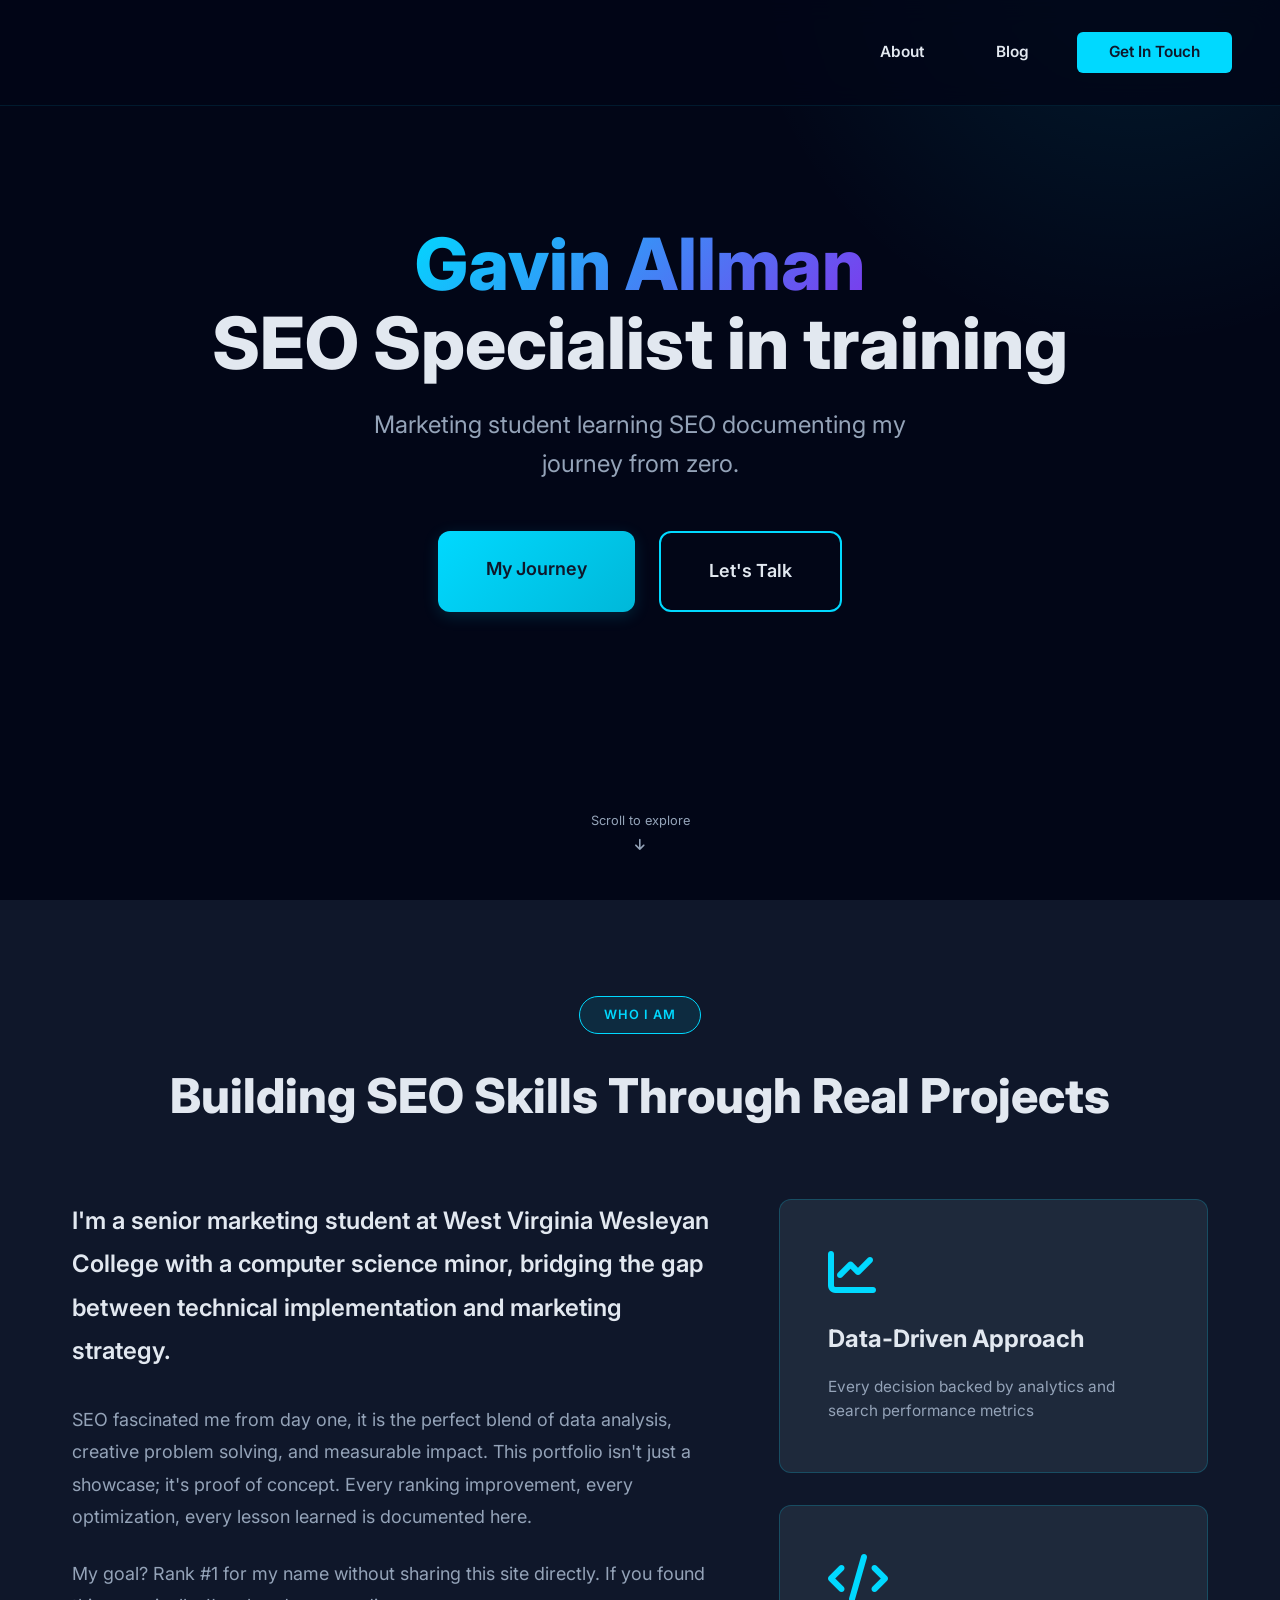
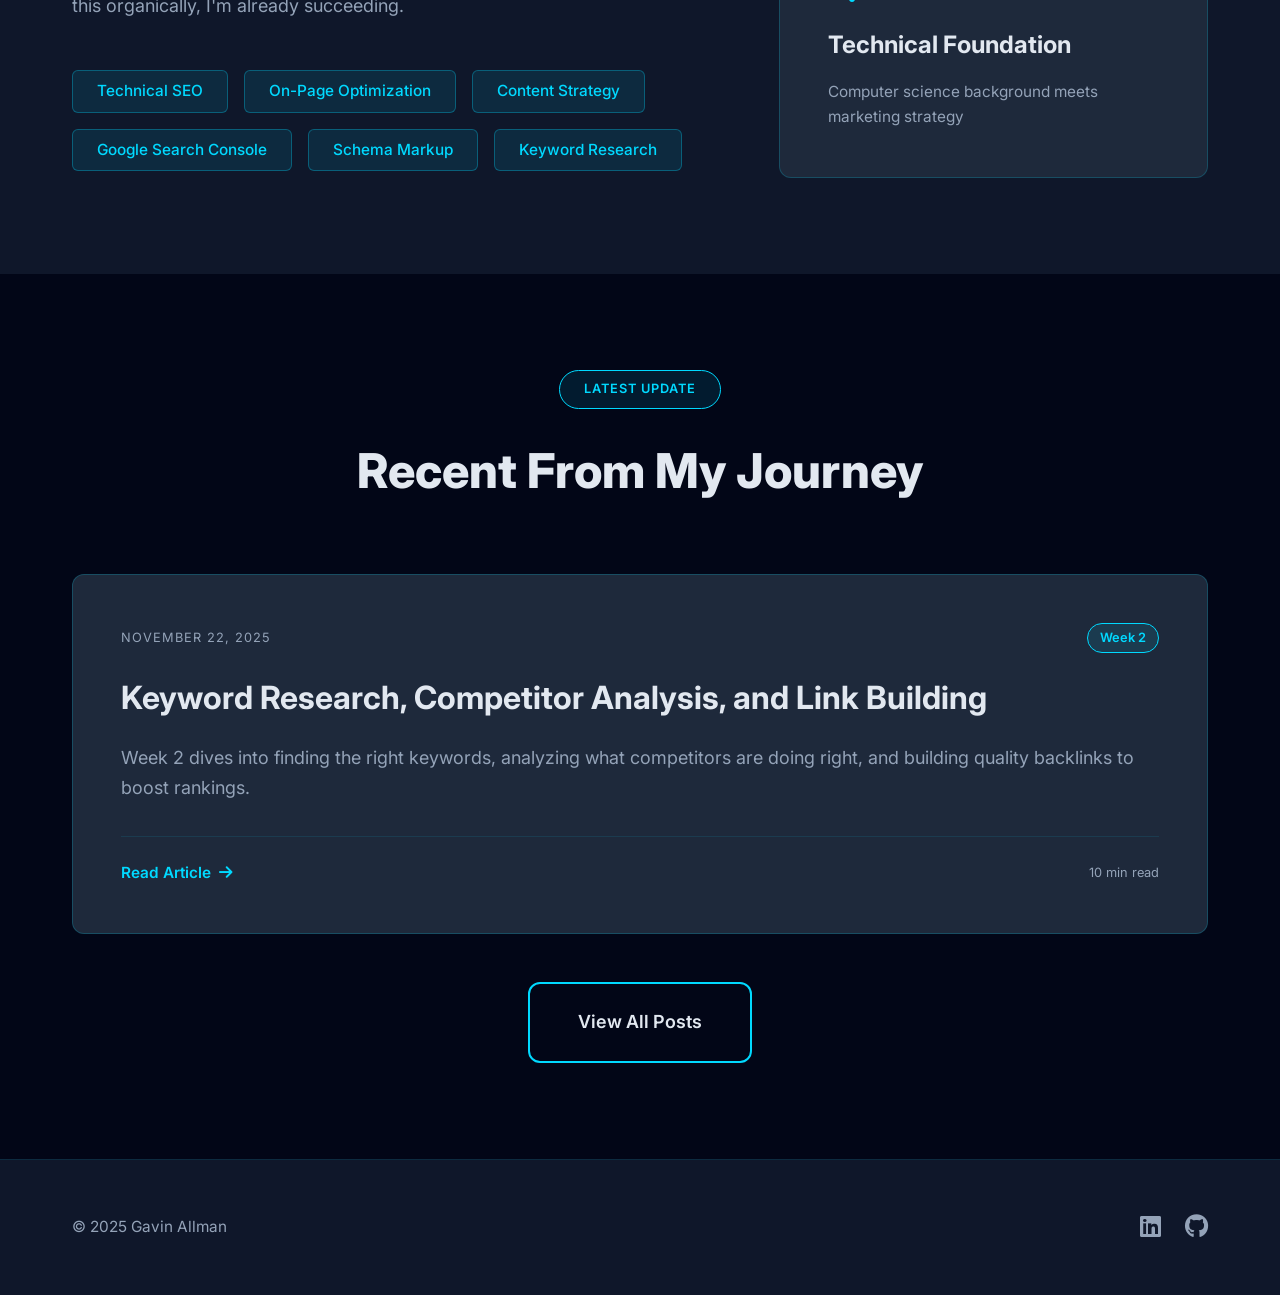
<file: index.html>
<!DOCTYPE html>
<html lang="en">
<head>
    <meta charset="UTF-8">
    <meta name="viewport" content="width=device-width, initial-scale=1.0">
    <title>Gavin Allman | SEO Specialist in training & Marketing Student</title>
    <meta name="description" content="SEO portfolio by Gavin Allman - Marketing student documenting real-world SEO strategies, optimization techniques, and digital marketing insights.">
    <meta name="author" content="Gavin Allman">
    <link rel="canonical" href="https://gavinallman.me/">
    <link rel="stylesheet" href="styles.css">
    <link rel="preconnect" href="https://fonts.googleapis.com">
    <link rel="preconnect" href="https://fonts.gstatic.com" crossorigin>
    <link href="https://fonts.googleapis.com/css2?family=Inter:wght@400;600;700;800&display=swap" rel="stylesheet">
    <link rel="stylesheet" href="https://cdnjs.cloudflare.com/ajax/libs/font-awesome/6.4.0/css/all.min.css">
    
    <!-- Enhanced Schema Markup -->
    <script type="application/ld+json">
    {
        "@context": "https://schema.org",
        "@type": "Person",
        "@id": "https://gavinallman.me/#gavinallman",
        "name": "Gavin Allman",
        "givenName": "Gavin",
        "familyName": "Allman",
        "jobTitle": "SEO Specialist & Marketing Student",
        "description": "Marketing student at West Virginia Wesleyan College specializing in SEO, digital marketing, and web optimization strategies.",
        "url": "https://gavinallman.me/",
        "image": "https://gavinallman.me/images/gavin-allman.jpg",
        "sameAs": [
            "https://www.linkedin.com/in/gavin-allman-608aa8274/",
            "https://github.com/GavinAllman"
        ],
        "alumniOf": {
            "@type": "CollegeOrUniversity",
            "name": "West Virginia Wesleyan College"
        },
        "knowsAbout": ["SEO", "Digital Marketing", "Search Engine Optimization", "Content Marketing", "Technical SEO", "On-Page SEO"]
    }
    </script>
    
    <script type="application/ld+json">
    {
        "@context": "https://schema.org",
        "@type": "WebPage",
        "@id": "https://gavinallman.me/#webpage",
        "url": "https://gavinallman.me/",
        "name": "Gavin Allman - SEO Specialist Portfolio",
        "description": "Official portfolio website of Gavin Allman featuring SEO projects, blog posts, and digital marketing insights",
        "about": {
            "@id": "https://gavinallman.me/#gavinallman"
        },
        "author": {
            "@id": "https://gavinallman.me/#gavinallman"
        },
        "inLanguage": "en-US",
        "primaryImageOfPage": "https://gavinallman.me/images/gavin-allman.jpg"
    }
    </script>
</head>
<body class="home-page">
    
    <!-- Navigation -->
    <nav class="main-nav" aria-label="Main Navigation">
        <a href="#about" class="nav-link">About</a>
        <a href="blog.html" class="nav-link">Blog</a>
        <a href="contact.html" class="nav-link nav-cta">Get In Touch</a>
    </nav>


    <!-- Hero Section -->
    <section class="hero">
        <div class="hero-content">
            <h1 class="hero-title">
                <span class="gradient-text">Gavin Allman</span>
                <br>SEO Specialist in training
            </h1>
            <p class="hero-description">
                Marketing student learning SEO 
                documenting my journey from zero.
            </p>
            <div class="hero-cta">
                <a href="blog.html" class="btn btn-primary">My Journey</a>
                <a href="contact.html" class="btn btn-secondary">Let's Talk</a>
            </div>
        </div>
        <div class="scroll-indicator">
            <span>Scroll to explore</span>
            <i class="fas fa-arrow-down" aria-hidden="true"></i>
        </div>
    </section>


    <!-- About Section -->
    <section id="about" class="about-section">
        <div class="container">
            <div class="section-header">
                <span class="section-tag">Who I Am</span>
                <h2>Building SEO Skills Through Real Projects</h2>
            </div>
            <div class="about-grid">
                <div class="about-text">
                    <p class="lead">
                        I'm a senior marketing student at West Virginia Wesleyan College with a computer science minor, 
                        bridging the gap between technical implementation and marketing strategy.
                    </p>
                    <p>
                        SEO fascinated me from day one, it is the perfect blend of data analysis, creative problem solving, 
                        and measurable impact. This portfolio isn't just a showcase; it's proof of concept. Every ranking 
                        improvement, every optimization, every lesson learned is documented here.
                    </p>
                    <p>
                        My goal? Rank #1 for my name without sharing this site directly. If you found this organically, 
                        I'm already succeeding.
                    </p>
                    <div class="skills-tags">
                        <span class="skill-tag">Technical SEO</span>
                        <span class="skill-tag">On-Page Optimization</span>
                        <span class="skill-tag">Content Strategy</span>
                        <span class="skill-tag">Google Search Console</span>
                        <span class="skill-tag">Schema Markup</span>
                        <span class="skill-tag">Keyword Research</span>
                    </div>
                </div>
                <div class="about-visual">
                    <div class="metric-card">
                        <i class="fas fa-chart-line" aria-hidden="true"></i>
                        <h3>Data-Driven Approach</h3>
                        <p>Every decision backed by analytics and search performance metrics</p>
                    </div>
                    <div class="metric-card">
                        <i class="fas fa-code" aria-hidden="true"></i>
                        <h3>Technical Foundation</h3>
                        <p>Computer science background meets marketing strategy</p>
                    </div>
                </div>
            </div>
        </div>
    </section>


    <!-- Latest Posts Preview -->
    <section class="latest-posts-section">
        <div class="container">
            <div class="section-header">
                <span class="section-tag">Latest Update</span>
                <h2>Recent From My Journey</h2>
            </div>
            <div class="blog-preview-grid">
                <article class="blog-preview-card">
                    <div class="blog-card-header">
                        <time datetime="2025-11-22" class="blog-date">November 22, 2025</time>
                        <span class="blog-category">Week 2</span>
                    </div>
                    <h3 class="blog-title">
                        <a href="/blog/keyword-research-competitor-analysis-link-building.html">
                            Keyword Research, Competitor Analysis, and Link Building
                        </a>
                    </h3>
                    <p class="blog-excerpt">
                        Week 2 dives into finding the right keywords, analyzing what competitors are doing right, 
                        and building quality backlinks to boost rankings.
                    </p>
                    <div class="blog-footer">
                        <a href="/blog/keyword-research-competitor-analysis-link-building.html" class="read-more">
                            Read Article <i class="fas fa-arrow-right" aria-hidden="true"></i>
                        </a>
                        <span class="read-time">10 min read</span>
                    </div>
                </article>
            </div>
            <div class="view-all-cta">
                <a href="blog.html" class="btn btn-secondary">View All Posts</a>
            </div>
        </div>
    </section>


    <!-- Footer -->
    <footer class="footer">
        <div class="container">
            <div class="footer-content">
                <div class="footer-left">
                    <p>&copy; 2025 Gavin Allman</p>
                </div>
                <div class="footer-social">
                    <a href="https://www.linkedin.com/in/gavin-allman-608aa8274/" target="_blank" rel="noopener noreferrer" aria-label="Connect with Gavin Allman on LinkedIn">
                        <i class="fab fa-linkedin" aria-hidden="true"></i>
                    </a>
                    <a href="https://github.com/GavinAllman" target="_blank" rel="noopener noreferrer" aria-label="View Gavin Allman's GitHub profile">
                        <i class="fab fa-github" aria-hidden="true"></i>
                    </a>
                </div>
            </div>
        </div>
    </footer>


</body>
</html>
</file>
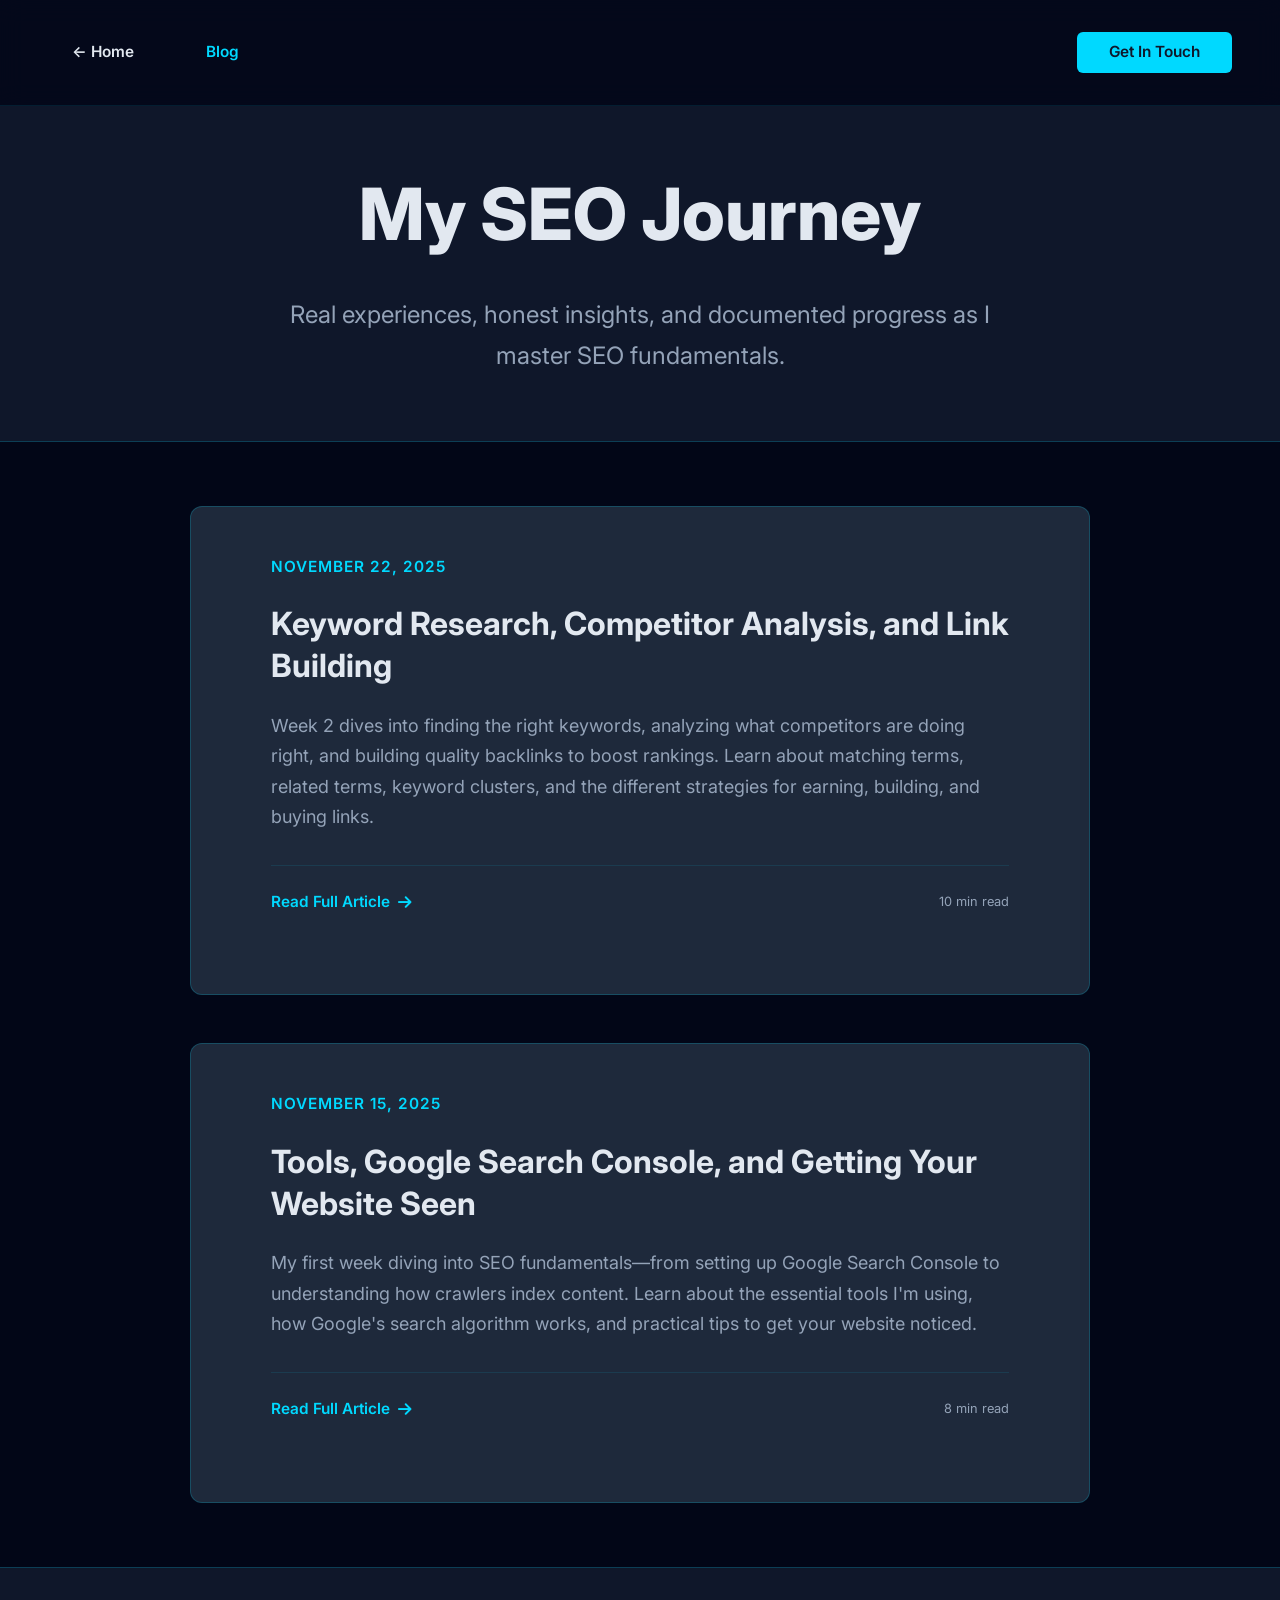
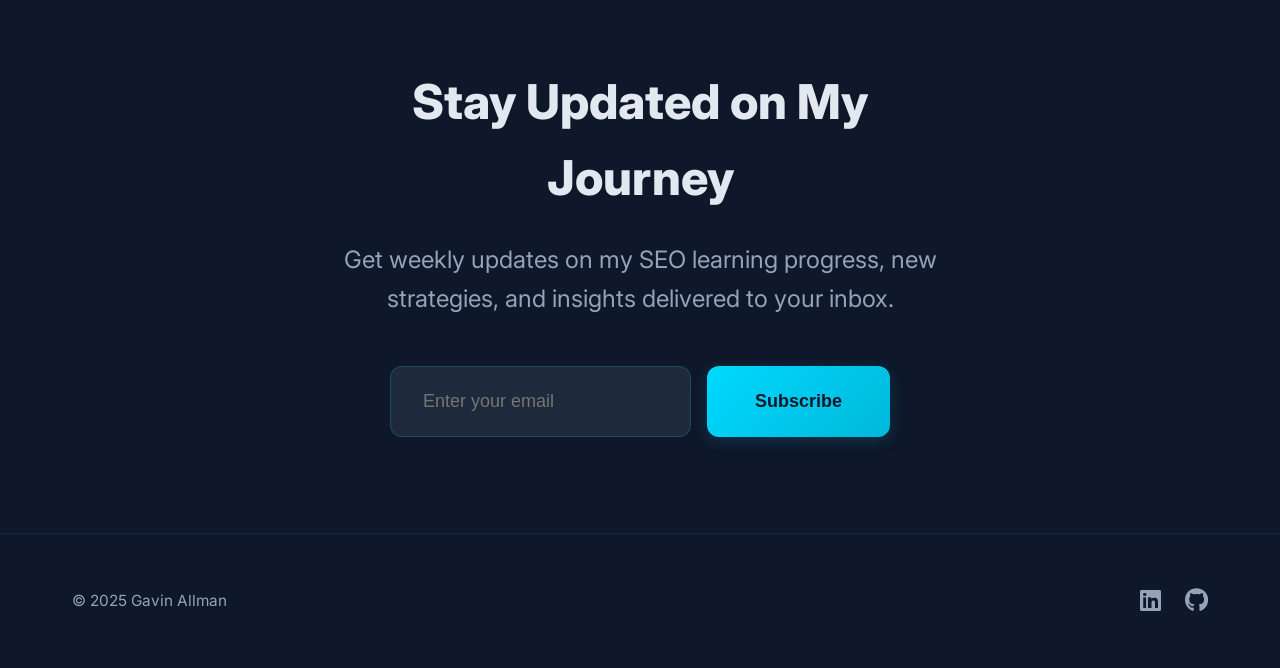
<file: blog.html>
<!DOCTYPE html>
<html lang="en">
<head>
    <meta charset="UTF-8">
    <meta name="viewport" content="width=device-width, initial-scale=1.0">
    <title>SEO Learning Journey Blog | Gavin Allman</title>
    <meta name="description" content="Follow Gavin Allman's SEO learning journey. Weekly insights on search optimization, Google Search Console, keyword research, and digital marketing strategies.">
    <meta name="author" content="Gavin Allman">
    <link rel="canonical" href="https://gavinallman.me/blog.html">
    <link rel="stylesheet" href="styles.css">
    <link rel="preconnect" href="https://fonts.googleapis.com">
    <link rel="preconnect" href="https://fonts.gstatic.com" crossorigin>
    <link href="https://fonts.googleapis.com/css2?family=Inter:wght@400;600;700;800&display=swap" rel="stylesheet">
    <link rel="stylesheet" href="https://cdnjs.cloudflare.com/ajax/libs/font-awesome/6.4.0/css/all.min.css">
    
    <!-- Schema Markup for Blog Page -->
    <script type="application/ld+json">
    {
        "@context": "https://schema.org",
        "@type": "Blog",
        "name": "Gavin Allman's SEO Journey Blog",
        "description": "Weekly documentation of learning SEO from scratch, including practical strategies, tools, and insights.",
        "url": "https://gavinallman.me/blog.html",
        "author": {
            "@type": "Person",
            "name": "Gavin Allman",
            "url": "https://gavinallman.me"
        },
        "inLanguage": "en-US"
    }
    </script>
    
    <script type="application/ld+json">
    {
        "@context": "https://schema.org",
        "@type": "BreadcrumbList",
        "itemListElement": [
            {
                "@type": "ListItem",
                "position": 1,
                "name": "Home",
                "item": "https://gavinallman.me"
            },
            {
                "@type": "ListItem",
                "position": 2,
                "name": "Blog",
                "item": "https://gavinallman.me/blog.html"
            }
        ]
    }
    </script>
</head>
<body class="blog-archive-page">
    
    <!-- Navigation -->
    <nav class="main-nav" aria-label="Main Navigation">
        <a href="index.html" class="nav-link">← Home</a>
        <a href="blog.html" class="nav-link active">Blog</a>
        <a href="contact.html" class="nav-link nav-cta">Get In Touch</a>
    </nav>


    <!-- Page Header -->
    <header class="page-header">
        <div class="container">
            <div class="header-content">
                <h1>My SEO Journey</h1>
                <p class="page-description">
                    Real experiences, honest insights, and documented progress as I master SEO fundamentals.
                </p>
            </div>
        </div>
    </header>


    <!-- Blog Posts Grid -->
    <main class="blog-archive">
        <div class="container">
            <div class="blog-grid-simple">
                
                <!-- Week 2 Post -->
                <article class="blog-card-simple">
                    <div class="blog-card-content">
                        <div class="blog-card-header">
                            <time datetime="2025-11-22" class="blog-date">November 22, 2025</time>
                        </div>
                        <h2 class="blog-title">
                            <a href="/blog/keyword-research-competitor-analysis-link-building.html">
                                Keyword Research, Competitor Analysis, and Link Building
                            </a>
                        </h2>
                        <p class="blog-excerpt">
                            Week 2 dives into finding the right keywords, analyzing what competitors are doing right, 
                            and building quality backlinks to boost rankings. Learn about matching terms, related terms, 
                            keyword clusters, and the different strategies for earning, building, and buying links.
                        </p>
                        <div class="blog-footer">
                            <a href="/blog/keyword-research-competitor-analysis-link-building.html" class="read-more">
                                Read Full Article <i class="fas fa-arrow-right" aria-hidden="true"></i>
                            </a>
                            <span class="read-time">10 min read</span>
                        </div>
                    </div>
                </article>

                <!-- Week 1 Post -->
                <article class="blog-card-simple">
                    <div class="blog-card-content">
                        <div class="blog-card-header">
                            <time datetime="2025-11-15" class="blog-date">November 15, 2025</time>
                        </div>
                        <h2 class="blog-title">
                            <a href="/blog/tools-to-get-your-website-seen.html">
                                Tools, Google Search Console, and Getting Your Website Seen
                            </a>
                        </h2>
                        <p class="blog-excerpt">
                            My first week diving into SEO fundamentals—from setting up Google Search Console 
                            to understanding how crawlers index content. Learn about the essential tools I'm using, 
                            how Google's search algorithm works, and practical tips to get your website noticed.
                        </p>
                        <div class="blog-footer">
                            <a href="/blog/tools-to-get-your-website-seen.html" class="read-more">
                                Read Full Article <i class="fas fa-arrow-right" aria-hidden="true"></i>
                            </a>
                            <span class="read-time">8 min read</span>
                        </div>
                    </div>
                </article>


            </div>
        </div>
    </main>


    <!-- Newsletter CTA with Buttondown -->
    <section class="newsletter-section">
        <div class="container">
            <div class="newsletter-content">
                <h2>Stay Updated on My Journey</h2>
                <p>Get weekly updates on my SEO learning progress, new strategies, and insights delivered to your inbox.</p>
                
                <!-- Buttondown Signup Form -->
                <form 
                    action="https://buttondown.email/api/emails/embed-subscribe/gavinallman" 
                    method="post" 
                    target="popupwindow" 
                    onsubmit="window.open('https://buttondown.email/gavinallman', 'popupwindow')" 
                    class="newsletter-form"
                >
                    <input 
                        type="email" 
                        name="email" 
                        id="bd-email" 
                        placeholder="Enter your email" 
                        required 
                    />
                    <button type="submit" class="btn btn-primary">Subscribe</button>
                </form>
                
            </div>
        </div>
    </section>


    <!-- Footer -->
    <footer class="footer">
        <div class="container">
            <div class="footer-content">
                <div class="footer-left">
                    <p>&copy; 2025 Gavin Allman</p>
                </div>
                <div class="footer-social">
                    <a href="https://www.linkedin.com/in/gavin-allman-608aa8274/" target="_blank" rel="noopener noreferrer" aria-label="Connect with Gavin Allman on LinkedIn">
                        <i class="fab fa-linkedin" aria-hidden="true"></i>
                    </a>
                    <a href="https://github.com/GavinAllman" target="_blank" rel="noopener noreferrer" aria-label="View Gavin Allman's GitHub profile">
                        <i class="fab fa-github" aria-hidden="true"></i>
                    </a>
                </div>
            </div>
        </div>
    </footer>


</body>
</html>
</file>
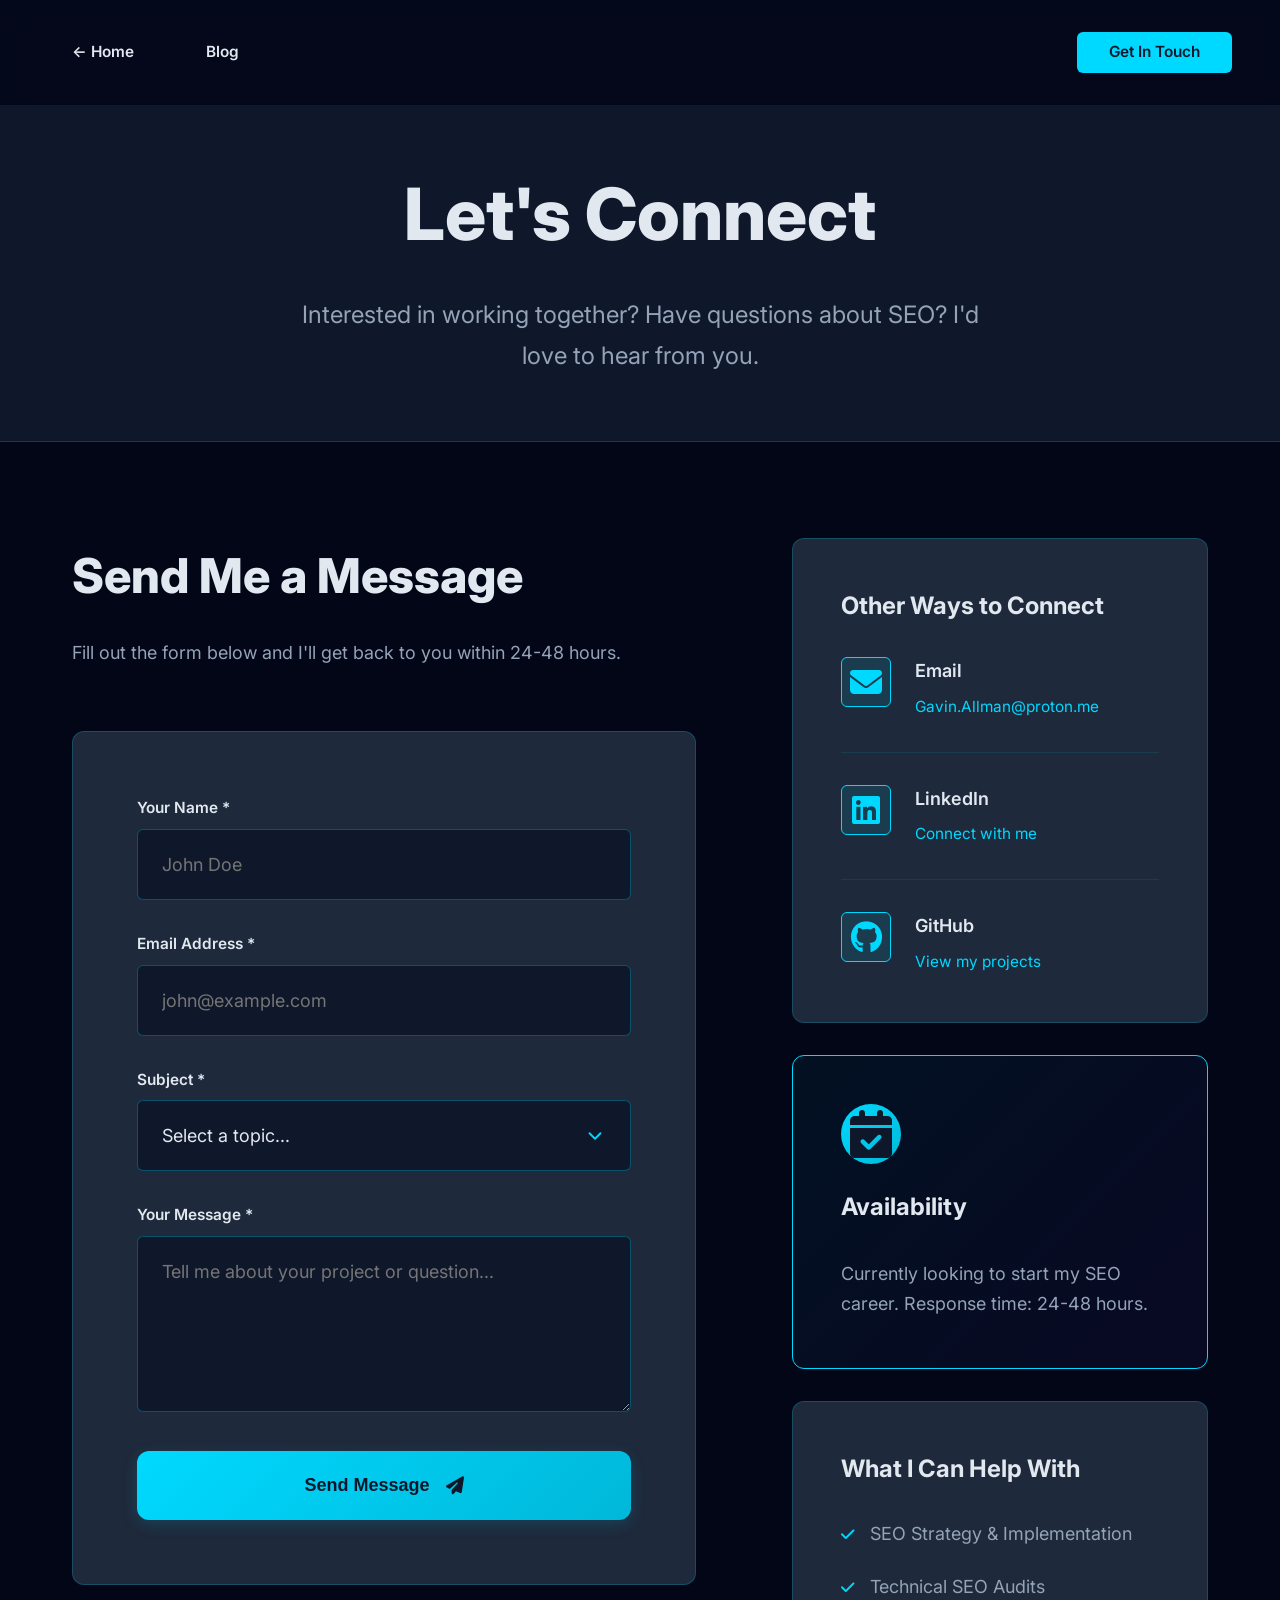
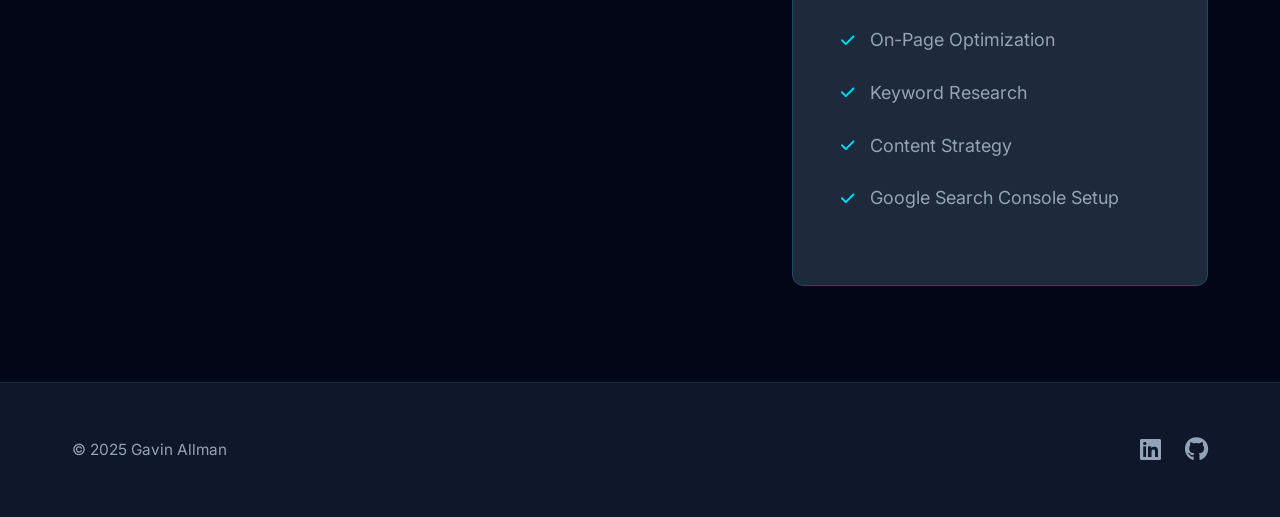
<file: contact.html>
<!DOCTYPE html>
<html lang="en">
<head>
    <meta charset="UTF-8">
    <meta name="viewport" content="width=device-width, initial-scale=1.0">
    <title>Contact Gavin Allman | SEO & Marketing Services</title>
    <meta name="description" content="Get in touch with Gavin Allman for SEO services, digital marketing projects, or collaboration opportunities. Available for freelance work and consultations.">
    <meta name="author" content="Gavin Allman">
    <link rel="canonical" href="https://gavinallman.me/contact.html">
    <link rel="stylesheet" href="styles.css">
    <link rel="preconnect" href="https://fonts.googleapis.com">
    <link rel="preconnect" href="https://fonts.gstatic.com" crossorigin>
    <link href="https://fonts.googleapis.com/css2?family=Inter:wght@400;600;700;800&display=swap" rel="stylesheet">
    <link rel="stylesheet" href="https://cdnjs.cloudflare.com/ajax/libs/font-awesome/6.4.0/css/all.min.css">
    
    <!-- Schema Markup for Contact Page -->
    <script type="application/ld+json">
    {
        "@context": "https://schema.org",
        "@type": "ContactPage",
        "name": "Contact Gavin Allman",
        "description": "Get in touch with Gavin Allman for SEO services, digital marketing projects, or collaboration opportunities.",
        "url": "https://gavinallman.me/contact.html",
        "mainEntity": {
            "@type": "Person",
            "name": "Gavin Allman",
            "email": "gavin@gavinallman.me",
            "jobTitle": "SEO Specialist & Marketing Student",
            "url": "https://gavinallman.me",
            "sameAs": [
                "https://www.linkedin.com/in/gavin-allman-608aa8274/",
                "https://github.com/GavinAllman"
            ]
        }
    }
    </script>
    
    <script type="application/ld+json">
    {
        "@context": "https://schema.org",
        "@type": "BreadcrumbList",
        "itemListElement": [
            {
                "@type": "ListItem",
                "position": 1,
                "name": "Home",
                "item": "https://gavinallman.me"
            },
            {
                "@type": "ListItem",
                "position": 2,
                "name": "Contact",
                "item": "https://gavinallman.me/contact.html"
            }
        ]
    }
    </script>
</head>
<body class="contact-page">
    
    <!-- Navigation -->
    <nav class="main-nav" aria-label="Main Navigation">
        <a href="index.html" class="nav-link">← Home</a>
        <a href="blog.html" class="nav-link">Blog</a>
        <a href="contact.html" class="nav-link active nav-cta">Get In Touch</a>
    </nav>


    <!-- Page Header -->
    <header class="page-header">
        <div class="container">
            <div class="header-content">
                <h1>Let's Connect</h1>
                <p class="page-description">
                    Interested in working together? Have questions about SEO? I'd love to hear from you.
                </p>
            </div>
        </div>
    </header>


    <!-- Contact Content -->
    <main class="contact-main">
        <div class="container">
            <div class="contact-grid">
                
                <!-- Contact Form -->
                <div class="contact-form-section">
                    <h2>Send Me a Message</h2>
                    <p class="form-description">
                        Fill out the form below and I'll get back to you within 24-48 hours.
                    </p>
                    
                    <form class="contact-form" id="contactForm" action="https://formspree.io/f/xzzweepn" method="POST">
                        <div class="form-group">
                            <label for="name">Your Name *</label>
                            <input 
                                type="text" 
                                id="name" 
                                name="name" 
                                required 
                                placeholder="John Doe"
                                aria-required="true"
                            >
                        </div>
                        
                        <div class="form-group">
                            <label for="email">Email Address *</label>
                            <input 
                                type="email" 
                                id="email" 
                                name="_replyto" 
                                required 
                                placeholder="john@example.com"
                                aria-required="true"
                            >
                        </div>
                        
                        <div class="form-group">
                            <label for="subject">Subject *</label>
                            <select id="subject" name="subject" required aria-required="true">
                                <option value="">Select a topic...</option>
                                <option value="freelance">Freelance Project</option>
                                <option value="consultation">SEO Consultation</option>
                                <option value="collaboration">Collaboration</option>
                                <option value="question">General Question</option>
                                <option value="other">Other</option>
                            </select>
                        </div>
                        
                        <div class="form-group">
                            <label for="message">Your Message *</label>
                            <textarea 
                                id="message" 
                                name="message" 
                                rows="6" 
                                required 
                                placeholder="Tell me about your project or question..."
                                aria-required="true"
                            ></textarea>
                        </div>
                        
                        <!-- Hidden fields for Formspree -->
                        <input type="hidden" name="_subject" value="New Contact Form Submission - Gavin Allman">
                        <input type="hidden" name="_next" value="https://gavinallman.me/contact.html?success=true">
                        <input type="text" name="_gotcha" style="display:none">
                        
                        <button type="submit" class="btn btn-primary btn-submit">
                            Send Message <i class="fas fa-paper-plane"></i>
                        </button>
                    </form>
                </div>


                <!-- Contact Info Sidebar -->
                <div class="contact-info-section">
                    <div class="contact-card">
                        <h3>Other Ways to Connect</h3>
                        
                        <div class="contact-method">
                            <div class="contact-icon">
                                <i class="fas fa-envelope"></i>
                            </div>
                            <div class="contact-details">
                                <h4>Email</h4>
                                <a href="mailto:Gavin.Allman@proton.me">Gavin.Allman@proton.me</a>
                            </div>
                        </div>
                        
                        <div class="contact-method">
                            <div class="contact-icon">
                                <i class="fab fa-linkedin"></i>
                            </div>
                            <div class="contact-details">
                                <h4>LinkedIn</h4>
                                <a href="https://www.linkedin.com/in/gavin-allman-608aa8274/" target="_blank" rel="noopener noreferrer">Connect with me</a>
                            </div>
                        </div>
                        
                        <div class="contact-method">
                            <div class="contact-icon">
                                <i class="fab fa-github"></i>
                            </div>
                            <div class="contact-details">
                                <h4>GitHub</h4>
                                <a href="https://github.com/GavinAllman" target="_blank" rel="noopener noreferrer">View my projects</a>
                            </div>
                        </div>
                    </div>


                    <div class="availability-card">
                        <div class="availability-icon">
                            <i class="fas fa-calendar-check"></i>
                        </div>
                        <h3>Availability</h3>
                        <p>
                            Currently looking to start my SEO career. 
                            Response time: 24-48 hours.
                        </p>
                    </div>


                    <div class="expertise-card">
                        <h3>What I Can Help With</h3>
                        <ul class="expertise-list">
                            <li><i class="fas fa-check"></i> SEO Strategy & Implementation</li>
                            <li><i class="fas fa-check"></i> Technical SEO Audits</li>
                            <li><i class="fas fa-check"></i> On-Page Optimization</li>
                            <li><i class="fas fa-check"></i> Keyword Research</li>
                            <li><i class="fas fa-check"></i> Content Strategy</li>
                            <li><i class="fas fa-check"></i> Google Search Console Setup</li>
                        </ul>
                    </div>
                </div>


            </div>
        </div>
    </main>


    <!-- Footer -->
    <footer class="footer">
        <div class="container">
            <div class="footer-content">
                <div class="footer-left">
                    <p>&copy; 2025 Gavin Allman</p>
                </div>
                <div class="footer-social">
                    <a href="https://www.linkedin.com/in/gavin-allman-608aa8274/" target="_blank" rel="noopener noreferrer" aria-label="Connect with Gavin Allman on LinkedIn">
                        <i class="fab fa-linkedin" aria-hidden="true"></i>
                    </a>
                    <a href="https://github.com/GavinAllman" target="_blank" rel="noopener noreferrer" aria-label="View Gavin Allman's GitHub profile">
                        <i class="fab fa-github" aria-hidden="true"></i>
                    </a>
                </div>
            </div>
        </div>
    </footer>


    <script src="contact.js"></script>
</body>
</html>
</file>
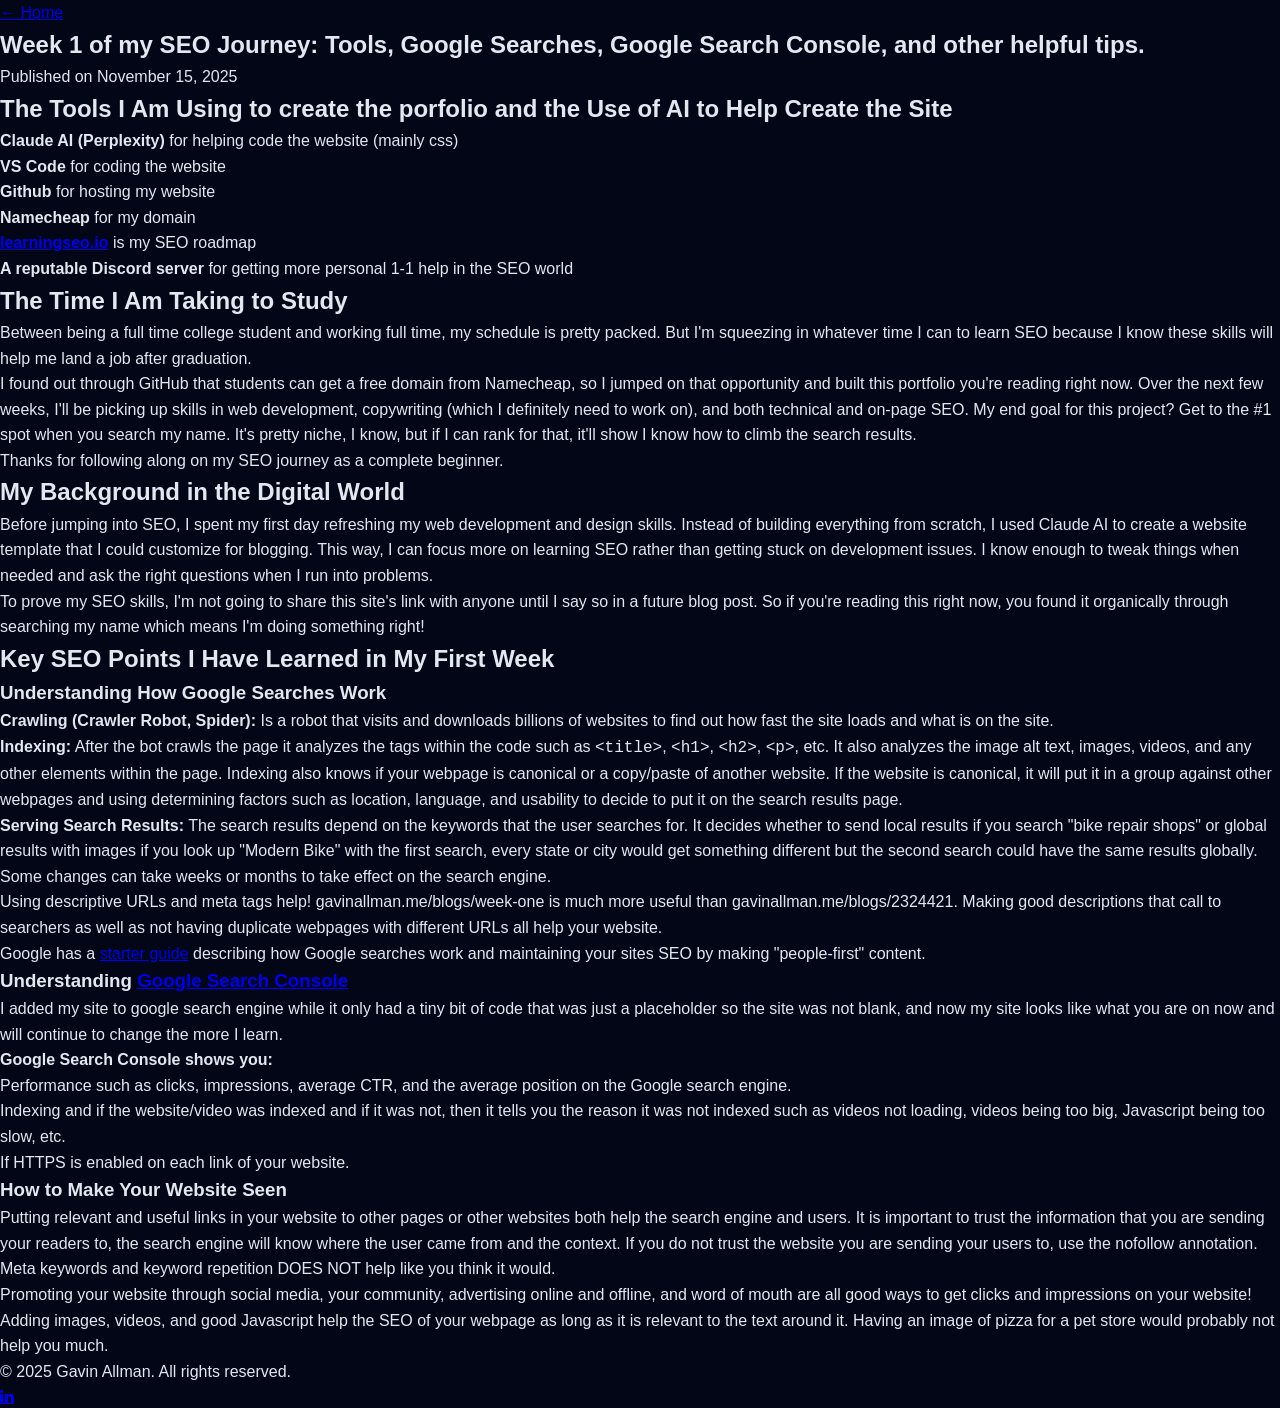
<file: WeekOne.html>
<!DOCTYPE html>
<html lang="en">
<head>
    <meta charset="UTF-8">
    <title>My SEO Journey Week One | Tools To Get Your Website Seen</title>
    <meta name="description" content="Follow the first week of my SEO journey from scratch. Learn about Google Search Engine, Google Search Console, and other tools to help you start.">
    <link rel="stylesheet" href="styles.css">
    <link rel="stylesheet" href="https://cdnjs.cloudflare.com/ajax/libs/font-awesome/4.7.0/css/font-awesome.min.css">

    <script type="application/ld+json">
    {
        "@context": "https://schema.org",
        "@type": "BlogPosting",
        "headline": "Week 1 of my SEO Journey: Tools, Google Searches, Google Search Console, and other helpful tips.",
        "author": {
            "@type": "Person",
            "name": "Gavin Allman",
            "url": "https://gavinallman.me"
        },
        "datePublished": "2025-11-15",
        "dateModified": "2025-11-15",
        "image": "https://gavinallman.me/images/week-one-seo.jpg",
        "url": "https://gavinallman.me/blogs/week-one",
        "publisher": {
            "@type": "Person",
            "name": "Gavin Allman"
        },
        "description": "Follow the first week of my SEO journey from scratch. Learn about Google Search Engine, Google Search Console, and other tools to help you start.",
        "mainEntityOfPage": {
            "@type": "WebPage",
            "@id": "https://gavinallman.me/blogs/week-one"
        }
    }
    </script>
</head>
<body>
    <header>
        <nav>
            <a href="index.html">← Home</a>
        </nav>
    </header>
    
    <main>
        <article>
            <h1>Week 1 of my SEO Journey: Tools, Google Searches, Google Search Console, and other helpful tips.</h1>
            <p class="meta">Published on November 15, 2025</p>
            
            <h2>The Tools I Am Using to create the porfolio and the Use of AI to Help Create the Site</h2>
            <ul>
                <li><strong>Claude AI (Perplexity)</strong> for helping code the website (mainly css)</li>
                <li><strong>VS Code</strong> for coding the website</li>
                <li><strong>Github</strong> for hosting my website</li>
                <li><strong>Namecheap</strong> for my domain</li>
                <li><strong><a href="https://learningseo.io/" target="_blank" rel="noopener">learningseo.io</a></strong> is my SEO roadmap</li>
                <li><strong>A reputable Discord server</strong> for getting more personal 1-1 help in the SEO world</li>
            </ul>

            <h2>The Time I Am Taking to Study</h2>
            <p>
                Between being a full time college student and working full time, my schedule is pretty packed. But I'm squeezing in whatever
                 time I can to learn SEO because I know these skills will help me land a job after graduation.
            </p>
            <p>
                I found out through GitHub that students can get a free domain from Namecheap, so I jumped on that 
                opportunity and built this portfolio you're reading right now. Over the next few weeks, I'll be picking
                 up skills in web development, copywriting (which I definitely need to work on), and both technical and on-page SEO.
                  My end goal for this project? Get to the #1 spot when you search my name. It's pretty niche, I know, but if I can rank for that, 
                  it'll show I know how to climb the search results.
            </p>
            <p>
                Thanks for following along on my SEO journey as a complete beginner.
            </p>

            <h2>My Background in the Digital World</h2>
            <p>
                Before jumping into SEO, I spent my first day refreshing my web development and design skills. 
                Instead of building everything from scratch, I used Claude AI to create a website template that
                 I could customize for blogging. This way, I can focus more on learning SEO rather than getting
                stuck on development issues. I know enough to tweak things when needed and ask the right questions 
                when I run into problems.
            </p>
            <p>
                To prove my SEO skills, I'm not going to share this site's 
                link with anyone until I say so in a future blog post. So if you're reading 
                this right now, you found it organically through searching my name which means I'm 
                doing something right!
            </p>

            <h2>Key SEO Points I Have Learned in My First Week</h2>
            
            <h3>Understanding How Google Searches Work</h3>
            <ul>
                <li><strong>Crawling (Crawler Robot, Spider):</strong> Is a robot that visits and downloads billions of websites to find out how fast the site loads and what is on the site.</li>
                <li><strong>Indexing:</strong> After the bot crawls the page it analyzes the tags within the code such as <code>&lt;title&gt;</code>, <code>&lt;h1&gt;</code>, <code>&lt;h2&gt;</code>, <code>&lt;p&gt;</code>, etc. It also analyzes the image alt text, images, videos, and any other elements within the page. Indexing also knows if your webpage is canonical or a copy/paste of another website. If the website is canonical, it will put it in a group against other webpages and using determining factors such as location, language, and usability to decide to put it on the search results page.</li>
                <li><strong>Serving Search Results:</strong> The search results depend on the keywords that the user searches for. It decides whether to send local results if you search "bike repair shops" or global results with images if you look up "Modern Bike" with the first search, every state or city would get something different but the second search could have the same results globally.</li>
                <li>Some changes can take weeks or months to take effect on the search engine.</li>
                <li>Using descriptive URLs and meta tags help! gavinallman.me/blogs/week-one is much more useful than gavinallman.me/blogs/2324421. Making good descriptions that call to searchers as well as not having duplicate webpages with different URLs all help your website.</li>
                <li>Google has a <a href="https://developers.google.com/search/docs/fundamentals/seo-starter-guide" target="_blank" rel="noopener">starter guide</a> describing how Google searches work and maintaining your sites SEO by making "people-first" content.</li>
            </ul>

            <h3>Understanding <a href="https://search.google.com/search-console/about" target="_blank" rel="noopener">Google Search Console</a></h3>
            <p>
                I added my site to google search engine while it only had a tiny bit of code that was just a placeholder 
                so the site was not blank, and now my site looks like what you are on now and will continue to change the 
                more I learn.
            </p>
            <p><strong>Google Search Console shows you:</strong></p>
            <ul>
                <li>Performance such as clicks, impressions, average CTR, and the average position on the Google search engine.</li>
                <li>Indexing and if the website/video was indexed and if it was not, then it tells you the reason it was not indexed such as videos not loading, videos being too big, Javascript being too slow, etc.</li>
                <li>If HTTPS is enabled on each link of your website.</li>
            </ul>

            <h3>How to Make Your Website Seen</h3>
            <ul>
                <li>Putting relevant and useful links in your website to other pages or other websites both help the search engine and users. It is important to trust the information that you are sending your readers to, the search engine will know where the user came from and the context. If you do not trust the website you are sending your users to, use the nofollow annotation.</li>
                <li>Meta keywords and keyword repetition DOES NOT help like you think it would.</li>
                <li>Promoting your website through social media, your community, advertising online and offline, and word of mouth are all good ways to get clicks and impressions on your website!</li>
                <li>Adding images, videos, and good Javascript help the SEO of your webpage as long as it is relevant to the text around it. Having an image of pizza for a pet store would probably not help you much.</li>
            </ul>
        </article>
    </main>
    
    <footer>
        <p>&copy; 2025 Gavin Allman. All rights reserved.</p>
        <a href="https://www.linkedin.com/in/gavin-allman-608aa8274/" target="_blank" class="fa fa-linkedin"></a>

    </footer>
</body>
</html>
</file>
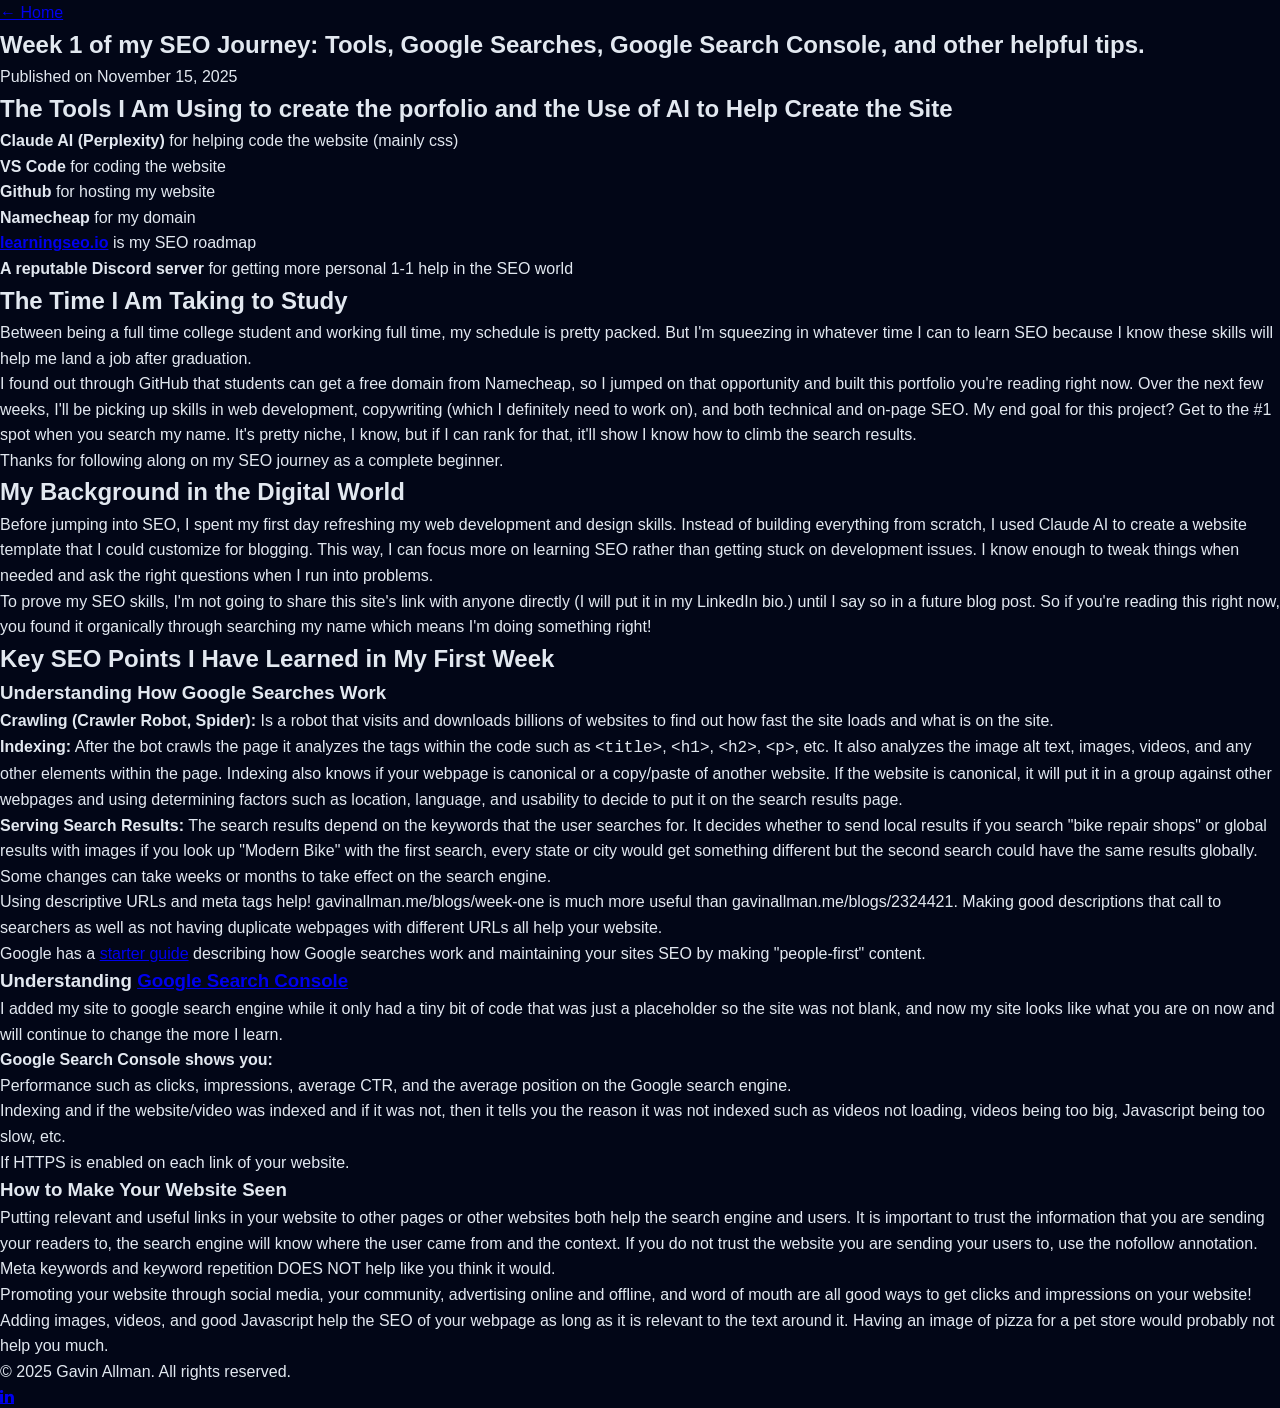
<file: blog/WeekOne.html>
<!DOCTYPE html>
<html lang="en">
<head>
    <meta charset="UTF-8">
    <title>My SEO Journey Week One | Tools To Get Your Website Seen</title>
    <meta name="description" content="Follow the first week of my SEO journey from scratch. Learn about Google Search Engine, Google Search Console, and other tools to help you start.">
    <link rel="stylesheet" href="../styles.css">
    <link rel="stylesheet" href="https://cdnjs.cloudflare.com/ajax/libs/font-awesome/4.7.0/css/font-awesome.min.css">

    <script type="application/ld+json">
    {
        "@context": "https://schema.org",
        "@type": "BlogPosting",
        "headline": "Week 1 of my SEO Journey: Tools, Google Searches, Google Search Console, and other helpful tips.",
        "author": {
            "@type": "Person",
            "name": "Gavin Allman",
            "url": "https://gavinallman.me"
        },
        "datePublished": "2025-11-15",
        "dateModified": "2025-11-15",
        "image": "https://gavinallman.me/images/week-one-seo.jpg",
        "url": "https://gavinallman.me/blogs/week-one",
        "publisher": {
            "@type": "Person",
            "name": "Gavin Allman"
        },
        "description": "Follow the first week of my SEO journey from scratch. Learn about Google Search Engine, Google Search Console, and other tools to help you start.",
        "mainEntityOfPage": {
            "@type": "WebPage",
            "@id": "https://gavinallman.me/blogs/week-one"
        }
    }
    </script>
</head>
<body>
    <header>
        <nav>
            <a href="../index.html">← Home</a>
        </nav>
    </header>
    
    <main>
        <article>
            <h1>Week 1 of my SEO Journey: Tools, Google Searches, Google Search Console, and other helpful tips.</h1>
            <p class="meta">Published on November 15, 2025</p>
            
            <h2>The Tools I Am Using to create the porfolio and the Use of AI to Help Create the Site</h2>
            <ul>
                <li><strong>Claude AI (Perplexity)</strong> for helping code the website (mainly css)</li>
                <li><strong>VS Code</strong> for coding the website</li>
                <li><strong>Github</strong> for hosting my website</li>
                <li><strong>Namecheap</strong> for my domain</li>
                <li><strong><a href="https://learningseo.io/" target="_blank" rel="noopener">learningseo.io</a></strong> is my SEO roadmap</li>
                <li><strong>A reputable Discord server</strong> for getting more personal 1-1 help in the SEO world</li>
            </ul>

            <h2>The Time I Am Taking to Study</h2>
            <p>
                Between being a full time college student and working full time, my schedule is pretty packed. But I'm squeezing in whatever
                 time I can to learn SEO because I know these skills will help me land a job after graduation.
            </p>
            <p>
                I found out through GitHub that students can get a free domain from Namecheap, so I jumped on that 
                opportunity and built this portfolio you're reading right now. Over the next few weeks, I'll be picking
                 up skills in web development, copywriting (which I definitely need to work on), and both technical and on-page SEO.
                  My end goal for this project? Get to the #1 spot when you search my name. It's pretty niche, I know, but if I can rank for that, 
                  it'll show I know how to climb the search results.
            </p>
            <p>
                Thanks for following along on my SEO journey as a complete beginner.
            </p>

            <h2>My Background in the Digital World</h2>
            <p>
                Before jumping into SEO, I spent my first day refreshing my web development and design skills. 
                Instead of building everything from scratch, I used Claude AI to create a website template that
                 I could customize for blogging. This way, I can focus more on learning SEO rather than getting
                stuck on development issues. I know enough to tweak things when needed and ask the right questions 
                when I run into problems.
            </p>
            <p>
                To prove my SEO skills, I'm not going to share this site's 
                link with anyone directly (I will put it in my LinkedIn bio.) until I say so in a future blog post. So if you're reading 
                this right now, you found it organically through searching my name which means I'm 
                doing something right!
            </p>

            <h2>Key SEO Points I Have Learned in My First Week</h2>
            
            <h3>Understanding How Google Searches Work</h3>
            <ul>
                <li><strong>Crawling (Crawler Robot, Spider):</strong> Is a robot that visits and downloads billions of websites to find out how fast the site loads and what is on the site.</li>
                <li><strong>Indexing:</strong> After the bot crawls the page it analyzes the tags within the code such as <code>&lt;title&gt;</code>, <code>&lt;h1&gt;</code>, <code>&lt;h2&gt;</code>, <code>&lt;p&gt;</code>, etc. It also analyzes the image alt text, images, videos, and any other elements within the page. Indexing also knows if your webpage is canonical or a copy/paste of another website. If the website is canonical, it will put it in a group against other webpages and using determining factors such as location, language, and usability to decide to put it on the search results page.</li>
                <li><strong>Serving Search Results:</strong> The search results depend on the keywords that the user searches for. It decides whether to send local results if you search "bike repair shops" or global results with images if you look up "Modern Bike" with the first search, every state or city would get something different but the second search could have the same results globally.</li>
                <li>Some changes can take weeks or months to take effect on the search engine.</li>
                <li>Using descriptive URLs and meta tags help! gavinallman.me/blogs/week-one is much more useful than gavinallman.me/blogs/2324421. Making good descriptions that call to searchers as well as not having duplicate webpages with different URLs all help your website.</li>
                <li>Google has a <a href="https://developers.google.com/search/docs/fundamentals/seo-starter-guide" target="_blank" rel="noopener">starter guide</a> describing how Google searches work and maintaining your sites SEO by making "people-first" content.</li>
            </ul>

            <h3>Understanding <a href="https://search.google.com/search-console/about" target="_blank" rel="noopener">Google Search Console</a></h3>
            <p>
                I added my site to google search engine while it only had a tiny bit of code that was just a placeholder 
                so the site was not blank, and now my site looks like what you are on now and will continue to change the 
                more I learn.
            </p>
            <p><strong>Google Search Console shows you:</strong></p>
            <ul>
                <li>Performance such as clicks, impressions, average CTR, and the average position on the Google search engine.</li>
                <li>Indexing and if the website/video was indexed and if it was not, then it tells you the reason it was not indexed such as videos not loading, videos being too big, Javascript being too slow, etc.</li>
                <li>If HTTPS is enabled on each link of your website.</li>
            </ul>

            <h3>How to Make Your Website Seen</h3>
            <ul>
                <li>Putting relevant and useful links in your website to other pages or other websites both help the search engine and users. It is important to trust the information that you are sending your readers to, the search engine will know where the user came from and the context. If you do not trust the website you are sending your users to, use the nofollow annotation.</li>
                <li>Meta keywords and keyword repetition DOES NOT help like you think it would.</li>
                <li>Promoting your website through social media, your community, advertising online and offline, and word of mouth are all good ways to get clicks and impressions on your website!</li>
                <li>Adding images, videos, and good Javascript help the SEO of your webpage as long as it is relevant to the text around it. Having an image of pizza for a pet store would probably not help you much.</li>
            </ul>
        </article>
    </main>
    
    <footer>
        <p>&copy; 2025 Gavin Allman. All rights reserved.</p>
        <a href="https://www.linkedin.com/in/gavin-allman-608aa8274/" target="_blank" class="fa fa-linkedin"></a>

    </footer>
</body>
</html>
</file>
<file: styles.css>
/* ============================================
   CSS RESET & BASE STYLES
   ============================================ */
* {
    margin: 0;
    padding: 0;
    box-sizing: border-box;
}

:root {
    /* Color Palette - Modern & Professional */
    --color-primary: #0F172A;
    --color-secondary: #1E293B;
    --color-accent: #00D9FF;
    --color-accent-dark: #00B8D9;
    --color-text: #E2E8F0;
    --color-text-muted: #94A3B8;
    --color-bg: #020617;
    --color-surface: #1E293B;
    
    /* Gradients */
    --gradient-primary: linear-gradient(135deg, #00D9FF 0%, #00B8D9 100%);
    --gradient-text: linear-gradient(135deg, #00D9FF 0%, #7C3AED 100%);
    
    /* Typography */
    --font-primary: 'Inter', -apple-system, BlinkMacSystemFont, 'Segoe UI', sans-serif;
    --font-size-xs: clamp(0.75rem, 1vw, 0.875rem);
    --font-size-sm: clamp(0.875rem, 1.2vw, 1rem);
    --font-size-base: clamp(1rem, 1.5vw, 1.125rem);
    --font-size-lg: clamp(1.125rem, 2vw, 1.5rem);
    --font-size-xl: clamp(1.5rem, 3vw, 2rem);
    --font-size-2xl: clamp(2rem, 4vw, 3rem);
    --font-size-3xl: clamp(2.5rem, 6vw, 4.5rem);
    
    /* Spacing */
    --spacing-xs: 0.5rem;
    --spacing-sm: 1rem;
    --spacing-md: 1.5rem;
    --spacing-lg: 2rem;
    --spacing-xl: 3rem;
    --spacing-2xl: 4rem;
    --spacing-3xl: 6rem;
    
    /* Layout */
    --max-width: 1200px;
    --border-radius: 12px;
    --border-radius-sm: 6px;
    
    /* Effects */
    --transition: all 0.3s cubic-bezier(0.4, 0, 0.2, 1);
    --shadow-sm: 0 2px 8px rgba(0, 217, 255, 0.1);
    --shadow-md: 0 4px 16px rgba(0, 217, 255, 0.15);
    --shadow-lg: 0 8px 32px rgba(0, 217, 255, 0.2);
}

html {
    scroll-behavior: smooth;
    font-size: 16px;
}

body {
    font-family: var(--font-primary);
    background: var(--color-bg);
    color: var(--color-text);
    line-height: 1.6;
    overflow-x: hidden;
    -webkit-font-smoothing: antialiased;
    -moz-osx-font-smoothing: grayscale;
}

.container {
    max-width: var(--max-width);
    margin: 0 auto;
    padding: 0 var(--spacing-lg);
}

/* ============================================
   NAVIGATION
   ============================================ */
.main-nav {
    position: fixed;
    top: 0;
    left: 0;
    right: 0;
    display: flex;
    justify-content: flex-end;
    align-items: center;
    gap: var(--spacing-md);
    padding: var(--spacing-lg) var(--spacing-xl);
    background: rgba(2, 6, 23, 0.8);
    backdrop-filter: blur(12px);
    -webkit-backdrop-filter: blur(12px);
    border-bottom: 1px solid rgba(0, 217, 255, 0.1);
    z-index: 1000;
}

.nav-link {
    color: var(--color-text);
    text-decoration: none;
    font-weight: 600;
    font-size: var(--font-size-sm);
    padding: var(--spacing-xs) var(--spacing-md);
    border-radius: var(--border-radius-sm);
    transition: var(--transition);
    position: relative;
}

.nav-link:hover {
    color: var(--color-accent);
}

.nav-link::after {
    content: '';
    position: absolute;
    bottom: 0;
    left: 50%;
    transform: translateX(-50%) scaleX(0);
    width: 80%;
    height: 2px;
    background: var(--gradient-primary);
    transition: transform 0.3s ease;
}

.nav-link:hover::after {
    transform: translateX(-50%) scaleX(1);
}

.nav-cta {
    background: var(--color-accent);
    color: var(--color-primary);
    padding: var(--spacing-xs) var(--spacing-lg);
    border-radius: var(--border-radius-sm);
}

.nav-cta:hover {
    background: var(--color-accent-dark);
    color: var(--color-primary);
    transform: translateY(-2px);
    box-shadow: var(--shadow-md);
}

.nav-cta::after {
    display: none;
}

/* ============================================
   HERO SECTION
   ============================================ */
.hero {
    min-height: 100vh;
    display: flex;
    flex-direction: column;
    justify-content: center;
    align-items: center;
    padding: var(--spacing-3xl) var(--spacing-lg);
    position: relative;
    overflow: hidden;
}

.hero::before {
    content: '';
    position: absolute;
    top: -50%;
    right: -20%;
    width: 800px;
    height: 800px;
    background: radial-gradient(circle, rgba(0, 217, 255, 0.1) 0%, transparent 70%);
    pointer-events: none;
}

.hero-content {
    text-align: center;
    max-width: 900px;
    z-index: 1;
}

.hero-badge {
    display: inline-block;
    padding: var(--spacing-xs) var(--spacing-md);
    background: rgba(0, 217, 255, 0.1);
    border: 1px solid var(--color-accent);
    border-radius: 50px;
    color: var(--color-accent);
    font-size: var(--font-size-xs);
    font-weight: 600;
    text-transform: uppercase;
    letter-spacing: 1px;
    margin-bottom: var(--spacing-lg);
    animation: pulse 2s ease-in-out infinite;
}

@keyframes pulse {
    0%, 100% { opacity: 1; }
    50% { opacity: 0.7; }
}

.hero-title {
    font-size: var(--font-size-3xl);
    font-weight: 800;
    line-height: 1.1;
    margin-bottom: var(--spacing-md);
}

.gradient-text {
    background: var(--gradient-text);
    -webkit-background-clip: text;
    -webkit-text-fill-color: transparent;
    background-clip: text;
}

.hero-description {
    font-size: var(--font-size-lg);
    color: var(--color-text-muted);
    margin-bottom: var(--spacing-xl);
    max-width: 600px;
    margin-left: auto;
    margin-right: auto;
}

.hero-cta {
    display: flex;
    gap: var(--spacing-md);
    justify-content: center;
    margin-bottom: var(--spacing-2xl);
    flex-wrap: wrap;
}

.btn {
    display: inline-block;
    padding: var(--spacing-md) var(--spacing-xl);
    font-size: var(--font-size-base);
    font-weight: 600;
    text-decoration: none;
    border-radius: var(--border-radius);
    transition: var(--transition);
    cursor: pointer;
    border: none;
}

.btn-primary {
    background: var(--gradient-primary);
    color: var(--color-primary);
    box-shadow: var(--shadow-md);
}

.btn-primary:hover {
    transform: translateY(-3px);
    box-shadow: var(--shadow-lg);
}

.btn-secondary {
    background: transparent;
    color: var(--color-text);
    border: 2px solid var(--color-accent);
}

.btn-secondary:hover {
    background: rgba(0, 217, 255, 0.1);
    transform: translateY(-3px);
}

.btn-large {
    padding: var(--spacing-lg) var(--spacing-2xl);
    font-size: var(--font-size-lg);
}

.hero-stats {
    display: flex;
    justify-content: center;
    gap: var(--spacing-2xl);
    flex-wrap: wrap;
}

.stat-item {
    display: flex;
    flex-direction: column;
    align-items: center;
    gap: var(--spacing-xs);
}

.stat-number {
    font-size: var(--font-size-2xl);
    font-weight: 800;
    background: var(--gradient-text);
    -webkit-background-clip: text;
    -webkit-text-fill-color: transparent;
    background-clip: text;
}

.stat-label {
    font-size: var(--font-size-sm);
    color: var(--color-text-muted);
    text-transform: uppercase;
    letter-spacing: 1px;
}

.scroll-indicator {
    position: absolute;
    bottom: var(--spacing-xl);
    display: flex;
    flex-direction: column;
    align-items: center;
    gap: var(--spacing-xs);
    color: var(--color-text-muted);
    font-size: var(--font-size-xs);
    animation: bounce 2s ease-in-out infinite;
}

@keyframes bounce {
    0%, 100% { transform: translateY(0); }
    50% { transform: translateY(-10px); }
}

/* ============================================
   SECTION STYLES
   ============================================ */
section {
    padding: var(--spacing-3xl) 0;
}

.section-header {
    text-align: center;
    margin-bottom: var(--spacing-2xl);
}

.section-tag {
    display: inline-block;
    padding: var(--spacing-xs) var(--spacing-md);
    background: rgba(0, 217, 255, 0.1);
    border: 1px solid var(--color-accent);
    border-radius: 50px;
    color: var(--color-accent);
    font-size: var(--font-size-xs);
    font-weight: 600;
    text-transform: uppercase;
    letter-spacing: 1px;
    margin-bottom: var(--spacing-md);
}

.section-header h2 {
    font-size: var(--font-size-2xl);
    font-weight: 800;
    margin-bottom: var(--spacing-md);
}

.section-description {
    font-size: var(--font-size-lg);
    color: var(--color-text-muted);
    max-width: 700px;
    margin: 0 auto;
}

/* ============================================
   ABOUT SECTION
   ============================================ */
.about-section {
    background: var(--color-primary);
}

.about-grid {
    display: grid;
    grid-template-columns: 1.5fr 1fr;
    gap: var(--spacing-2xl);
    align-items: start;
}

.about-text .lead {
    font-size: var(--font-size-lg);
    color: var(--color-text);
    margin-bottom: var(--spacing-lg);
    font-weight: 600;
}

.about-text p {
    font-size: var(--font-size-base);
    color: var(--color-text-muted);
    margin-bottom: var(--spacing-md);
    line-height: 1.8;
}

.skills-tags {
    display: flex;
    flex-wrap: wrap;
    gap: var(--spacing-sm);
    margin-top: var(--spacing-xl);
}

.skill-tag {
    padding: var(--spacing-xs) var(--spacing-md);
    background: rgba(0, 217, 255, 0.1);
    border: 1px solid rgba(0, 217, 255, 0.3);
    border-radius: var(--border-radius-sm);
    color: var(--color-accent);
    font-size: var(--font-size-sm);
    font-weight: 500;
}

.about-visual {
    display: flex;
    flex-direction: column;
    gap: var(--spacing-lg);
}

.metric-card {
    padding: var(--spacing-xl);
    background: var(--color-secondary);
    border: 1px solid rgba(0, 217, 255, 0.2);
    border-radius: var(--border-radius);
    transition: var(--transition);
}

.metric-card:hover {
    border-color: var(--color-accent);
    transform: translateY(-5px);
    box-shadow: var(--shadow-md);
}

.metric-card i {
    font-size: var(--font-size-2xl);
    color: var(--color-accent);
    margin-bottom: var(--spacing-md);
}

.metric-card h3 {
    font-size: var(--font-size-lg);
    margin-bottom: var(--spacing-sm);
}

.metric-card p {
    font-size: var(--font-size-sm);
    color: var(--color-text-muted);
    line-height: 1.6;
}

/* ============================================
   PORTFOLIO/BLOG SECTION
   ============================================ */
.blog-grid {
    display: grid;
    grid-template-columns: repeat(auto-fit, minmax(300px, 1fr));
    gap: var(--spacing-xl);
}

.blog-card {
    background: var(--color-surface);
    border: 1px solid rgba(0, 217, 255, 0.2);
    border-radius: var(--border-radius);
    padding: var(--spacing-xl);
    transition: var(--transition);
    display: flex;
    flex-direction: column;
}

.blog-card:hover {
    border-color: var(--color-accent);
    transform: translateY(-5px);
    box-shadow: var(--shadow-lg);
}

.blog-card.featured {
    grid-column: 1 / -1;
    background: linear-gradient(135deg, var(--color-surface) 0%, rgba(0, 217, 255, 0.05) 100%);
}

.blog-card.coming-soon {
    opacity: 0.6;
    cursor: not-allowed;
}

.blog-card-header {
    display: flex;
    justify-content: space-between;
    align-items: center;
    margin-bottom: var(--spacing-md);
}

.blog-date {
    font-size: var(--font-size-xs);
    color: var(--color-text-muted);
    text-transform: uppercase;
    letter-spacing: 1px;
}

.blog-category {
    padding: 4px 12px;
    background: rgba(0, 217, 255, 0.1);
    border: 1px solid var(--color-accent);
    border-radius: 50px;
    color: var(--color-accent);
    font-size: var(--font-size-xs);
    font-weight: 600;
}

.blog-title {
    font-size: var(--font-size-xl);
    margin-bottom: var(--spacing-md);
    line-height: 1.3;
}

.blog-title a {
    color: var(--color-text);
    text-decoration: none;
    transition: var(--transition);
}

.blog-title a:hover {
    color: var(--color-accent);
}

.blog-excerpt {
    font-size: var(--font-size-base);
    color: var(--color-text-muted);
    line-height: 1.7;
    margin-bottom: var(--spacing-lg);
    flex-grow: 1;
}

.blog-footer {
    display: flex;
    justify-content: space-between;
    align-items: center;
    margin-top: auto;
    padding-top: var(--spacing-md);
    border-top: 1px solid rgba(0, 217, 255, 0.1);
}

.read-more {
    color: var(--color-accent);
    text-decoration: none;
    font-weight: 600;
    font-size: var(--font-size-sm);
    display: flex;
    align-items: center;
    gap: var(--spacing-xs);
    transition: var(--transition);
}

.read-more:hover {
    gap: var(--spacing-sm);
}

.read-time {
    font-size: var(--font-size-xs);
    color: var(--color-text-muted);
}

/* ============================================
   CTA SECTION
   ============================================ */
.cta-section {
    background: linear-gradient(135deg, var(--color-primary) 0%, var(--color-secondary) 100%);
    border-top: 1px solid rgba(0, 217, 255, 0.2);
    border-bottom: 1px solid rgba(0, 217, 255, 0.2);
}

.cta-content {
    text-align: center;
    max-width: 700px;
    margin: 0 auto;
}

.cta-content h2 {
    font-size: var(--font-size-2xl);
    font-weight: 800;
    margin-bottom: var(--spacing-md);
}

.cta-content p {
    font-size: var(--font-size-lg);
    color: var(--color-text-muted);
    margin-bottom: var(--spacing-xl);
    line-height: 1.7;
}

/* ============================================
   FOOTER
   ============================================ */
.footer {
    padding: var(--spacing-xl) 0;
    background: var(--color-primary);
    border-top: 1px solid rgba(0, 217, 255, 0.1);
}

.footer-content {
    display: flex;
    justify-content: space-between;
    align-items: center;
}

.footer-left p {
    color: var(--color-text-muted);
    font-size: var(--font-size-sm);
}

.footer-social {
    display: flex;
    gap: var(--spacing-md);
}

.footer-social a {
    color: var(--color-text-muted);
    font-size: var(--font-size-lg);
    transition: var(--transition);
}

.footer-social a:hover {
    color: var(--color-accent);
    transform: translateY(-3px);
}

/* ============================================
   BLOG PAGE SPECIFIC STYLES
   ============================================ */
.blog-page .main-nav {
    justify-content: flex-start;
}

.blog-page .main-nav .nav-link:nth-child(2) {
    margin-left: auto;
}

.blog-page header {
    padding: calc(var(--spacing-3xl) + 60px) 0 var(--spacing-2xl);
    background: var(--color-primary);
    border-bottom: 1px solid rgba(0, 217, 255, 0.2);
}

.blog-page .header-content {
    max-width: var(--max-width);
    margin: 0 auto;
    padding: 0 var(--spacing-lg);
    text-align: center;
}

.blog-page .header-content h1 {
    font-size: var(--font-size-2xl);
    font-weight: 800;
}

.blog-page main {
    max-width: 800px;
    margin: 0 auto;
    padding: var(--spacing-3xl) var(--spacing-lg);
}

.blog-page article h1 {
    font-size: var(--font-size-2xl);
    font-weight: 800;
    line-height: 1.2;
    margin-bottom: var(--spacing-md);
}

.blog-page .meta {
    color: var(--color-text-muted);
    font-size: var(--font-size-sm);
    margin-bottom: var(--spacing-2xl);
    padding-bottom: var(--spacing-md);
    border-bottom: 1px solid rgba(0, 217, 255, 0.1);
}

.blog-page article h2 {
    font-size: var(--font-size-xl);
    font-weight: 700;
    margin-top: var(--spacing-2xl);
    margin-bottom: var(--spacing-md);
    color: var(--color-accent);
}

.blog-page article h3 {
    font-size: var(--font-size-lg);
    font-weight: 600;
    margin-top: var(--spacing-xl);
    margin-bottom: var(--spacing-md);
}

.blog-page article p {
    font-size: var(--font-size-base);
    line-height: 1.8;
    color: var(--color-text-muted);
    margin-bottom: var(--spacing-lg);
}

.blog-page article ul {
    margin-bottom: var(--spacing-lg);
    padding-left: var(--spacing-xl);
}

.blog-page article li {
    font-size: var(--font-size-base);
    line-height: 1.8;
    color: var(--color-text-muted);
    margin-bottom: var(--spacing-sm);
}

.blog-page article strong {
    color: var(--color-text);
    font-weight: 600;
}

.blog-page article code {
    background: var(--color-surface);
    padding: 2px 8px;
    border-radius: 4px;
    font-family: 'Courier New', monospace;
    font-size: 0.9em;
    color: var(--color-accent);
}

.blog-page article a {
    color: var(--color-accent);
    text-decoration: none;
    border-bottom: 1px solid transparent;
    transition: var(--transition);
}

.blog-page article a:hover {
    border-bottom-color: var(--color-accent);
}

/* ============================================
   RESPONSIVE DESIGN
   ============================================ */
@media (max-width: 768px) {
    .main-nav {
        padding: var(--spacing-md);
        gap: var(--spacing-sm);
    }
    
    .nav-link {
        font-size: var(--font-size-xs);
        padding: var(--spacing-xs) var(--spacing-sm);
    }
    
    .hero {
        padding: var(--spacing-2xl) var(--spacing-md);
    }
    
    .hero-cta {
        flex-direction: column;
        width: 100%;
    }
    
    .btn {
        width: 100%;
        text-align: center;
    }
    
    .hero-stats {
        gap: var(--spacing-lg);
    }
    
    .about-grid {
        grid-template-columns: 1fr;
    }
    
    .blog-grid {
        grid-template-columns: 1fr;
    }
    
    .footer-content {
        flex-direction: column;
        gap: var(--spacing-md);
        text-align: center;
    }
}

@media (max-width: 480px) {
    .hero-badge {
        font-size: 0.65rem;
        padding: 6px 12px;
    }
    
    .stat-number {
        font-size: var(--font-size-xl);
    }
}



/* ============================================
   BLOG ARCHIVE PAGE STYLES
   ============================================ */
.blog-archive-page .main-nav {
    justify-content: flex-start;
}

.blog-archive-page .main-nav .nav-link:nth-child(3) {
    margin-left: auto;
}

.blog-archive-page .nav-link.active {
    color: var(--color-accent);
}

.page-header {
    padding: calc(var(--spacing-3xl) + 60px) 0 var(--spacing-2xl);
    background: var(--color-primary);
    border-bottom: 1px solid rgba(0, 217, 255, 0.2);
    text-align: center;
}

.page-tag {
    display: inline-block;
    padding: var(--spacing-xs) var(--spacing-md);
    background: rgba(0, 217, 255, 0.1);
    border: 1px solid var(--color-accent);
    border-radius: 50px;
    color: var(--color-accent);
    font-size: var(--font-size-xs);
    font-weight: 600;
    text-transform: uppercase;
    letter-spacing: 1px;
    margin-bottom: var(--spacing-md);
}

.page-header h1 {
    font-size: var(--font-size-3xl);
    font-weight: 800;
    margin-bottom: var(--spacing-md);
}

.page-description {
    font-size: var(--font-size-lg);
    color: var(--color-text-muted);
    max-width: 700px;
    margin: 0 auto;
    line-height: 1.7;
}

/* Blog Filters */
.blog-filters {
    padding: var(--spacing-xl) 0;
    background: var(--color-bg);
    position: sticky;
    top: 72px;
    z-index: 100;
    border-bottom: 1px solid rgba(0, 217, 255, 0.1);
}

.filter-group {
    display: flex;
    gap: var(--spacing-sm);
    margin-bottom: var(--spacing-md);
    flex-wrap: wrap;
    justify-content: center;
}

.filter-btn {
    padding: var(--spacing-xs) var(--spacing-md);
    background: transparent;
    border: 1px solid rgba(0, 217, 255, 0.3);
    border-radius: var(--border-radius-sm);
    color: var(--color-text-muted);
    font-size: var(--font-size-sm);
    font-weight: 600;
    cursor: pointer;
    transition: var(--transition);
}

.filter-btn:hover,
.filter-btn.active {
    background: rgba(0, 217, 255, 0.1);
    border-color: var(--color-accent);
    color: var(--color-accent);
}

.search-box {
    max-width: 400px;
    margin: 0 auto;
    position: relative;
}

.search-box i {
    position: absolute;
    left: var(--spacing-md);
    top: 50%;
    transform: translateY(-50%);
    color: var(--color-text-muted);
}

.search-box input {
    width: 100%;
    padding: var(--spacing-sm) var(--spacing-md) var(--spacing-sm) var(--spacing-2xl);
    background: var(--color-surface);
    border: 1px solid rgba(0, 217, 255, 0.2);
    border-radius: var(--border-radius);
    color: var(--color-text);
    font-size: var(--font-size-base);
}

.search-box input:focus {
    outline: none;
    border-color: var(--color-accent);
}

/* Blog Archive Grid */
.blog-archive {
    padding: var(--spacing-2xl) 0;
}

.blog-card-image {
    position: relative;
    width: 100%;
    height: 250px;
    background: var(--color-secondary);
    border-radius: var(--border-radius) var(--border-radius) 0 0;
    overflow: hidden;
    margin-bottom: var(--spacing-md);
}

.blog-card-image img {
    width: 100%;
    height: 100%;
    object-fit: cover;
    transition: transform 0.3s ease;
}

.blog-card:hover .blog-card-image img {
    transform: scale(1.05);
}

.featured-badge {
    position: absolute;
    top: var(--spacing-md);
    right: var(--spacing-md);
    padding: 4px 12px;
    background: var(--gradient-primary);
    color: var(--color-primary);
    font-size: var(--font-size-xs);
    font-weight: 700;
    border-radius: 50px;
    text-transform: uppercase;
}

.blog-card-content {
    padding: 0 var(--spacing-lg) var(--spacing-lg);
}

.blog-meta {
    margin-bottom: var(--spacing-md);
}

.blog-tags {
    display: flex;
    flex-wrap: wrap;
    gap: var(--spacing-xs);
}

.tag {
    padding: 4px 10px;
    background: rgba(0, 217, 255, 0.1);
    border: 1px solid rgba(0, 217, 255, 0.3);
    border-radius: 4px;
    color: var(--color-accent);
    font-size: var(--font-size-xs);
}

/* Pagination */
.pagination {
    display: flex;
    justify-content: center;
    align-items: center;
    gap: var(--spacing-lg);
    margin-top: var(--spacing-2xl);
    padding-top: var(--spacing-2xl);
    border-top: 1px solid rgba(0, 217, 255, 0.1);
}

.pagination-btn {
    padding: var(--spacing-sm) var(--spacing-lg);
    background: transparent;
    border: 1px solid var(--color-accent);
    border-radius: var(--border-radius-sm);
    color: var(--color-accent);
    font-weight: 600;
    cursor: pointer;
    transition: var(--transition);
}

.pagination-btn:hover:not(:disabled) {
    background: rgba(0, 217, 255, 0.1);
}

.pagination-btn:disabled {
    opacity: 0.3;
    cursor: not-allowed;
}

.pagination-info {
    color: var(--color-text-muted);
    font-size: var(--font-size-sm);
}

/* Newsletter Section */
.newsletter-section {
    padding: var(--spacing-3xl) 0;
    background: var(--color-primary);
    border-top: 1px solid rgba(0, 217, 255, 0.2);
}

.newsletter-content {
    text-align: center;
    max-width: 600px;
    margin: 0 auto;
}

.newsletter-content h2 {
    font-size: var(--font-size-2xl);
    font-weight: 800;
    margin-bottom: var(--spacing-md);
}

.newsletter-content p {
    font-size: var(--font-size-lg);
    color: var(--color-text-muted);
    margin-bottom: var(--spacing-xl);
}

.newsletter-form {
    display: flex;
    gap: var(--spacing-sm);
    max-width: 500px;
    margin: 0 auto;
}

.newsletter-form input {
    flex: 1;
    padding: var(--spacing-md) var(--spacing-lg);
    background: var(--color-surface);
    border: 1px solid rgba(0, 217, 255, 0.2);
    border-radius: var(--border-radius);
    color: var(--color-text);
    font-size: var(--font-size-base);
}

.newsletter-form input:focus {
    outline: none;
    border-color: var(--color-accent);
}

/* ============================================
   BLOG POST PAGE STYLES
   ============================================ */
.blog-post-page .main-nav {
    justify-content: flex-start;
}

.blog-post-page .main-nav .nav-link:nth-child(3) {
    margin-left: auto;
}

.article-header {
    padding: calc(var(--spacing-3xl) + 60px) 0 var(--spacing-2xl);
    background: var(--color-primary);
    border-bottom: 1px solid rgba(0, 217, 255, 0.2);
}

.container-article {
    max-width: 800px;
    margin: 0 auto;
    padding: 0 var(--spacing-lg);
}

.breadcrumbs {
    display: flex;
    align-items: center;
    gap: var(--spacing-xs);
    margin-bottom: var(--spacing-lg);
    font-size: var(--font-size-sm);
    color: var(--color-text-muted);
}

.breadcrumbs a {
    color: var(--color-accent);
    text-decoration: none;
    transition: var(--transition);
}

.breadcrumbs a:hover {
    text-decoration: underline;
}

.article-meta-top {
    display: flex;
    justify-content: space-between;
    align-items: center;
    margin-bottom: var(--spacing-md);
    font-size: var(--font-size-sm);
    color: var(--color-text-muted);
}

.article-category {
    color: var(--color-accent);
    font-weight: 600;
    text-transform: uppercase;
    letter-spacing: 1px;
}

.article-header h1 {
    font-size: var(--font-size-3xl);
    font-weight: 800;
    line-height: 1.2;
    margin-bottom: var(--spacing-md);
}

.article-subtitle {
    font-size: var(--font-size-lg);
    color: var(--color-text-muted);
    line-height: 1.6;
    margin-bottom: var(--spacing-xl);
}

.article-meta-bottom {
    display: flex;
    justify-content: space-between;
    align-items: center;
    padding-top: var(--spacing-lg);
    border-top: 1px solid rgba(0, 217, 255, 0.1);
}

.author-info {
    display: flex;
    align-items: center;
    gap: var(--spacing-md);
}

.author-avatar {
    width: 50px;
    height: 50px;
    border-radius: 50%;
    border: 2px solid var(--color-accent);
}

.author-details {
    display: flex;
    flex-direction: column;
}

.author-name {
    font-weight: 700;
    color: var(--color-text);
}

.author-title {
    font-size: var(--font-size-sm);
    color: var(--color-text-muted);
}

.article-stats {
    display: flex;
    flex-direction: column;
    align-items: flex-end;
    gap: var(--spacing-xs);
    font-size: var(--font-size-sm);
    color: var(--color-text-muted);
}

.article-stats i {
    margin-right: 6px;
}

/* Article Content */
.blog-article {
    padding: var(--spacing-3xl) 0;
}

.article-section {
    margin-bottom: var(--spacing-3xl);
}

.article-section h2 {
    font-size: var(--font-size-xl);
    font-weight: 700;
    margin-bottom: var(--spacing-md);
    color: var(--color-accent);
}

.article-section h3 {
    font-size: var(--font-size-lg);
    font-weight: 600;
    margin-top: var(--spacing-xl);
    margin-bottom: var(--spacing-md);
}

.article-section p {
    font-size: var(--font-size-base);
    line-height: 1.8;
    color: var(--color-text-muted);
    margin-bottom: var(--spacing-lg);
}

.article-section ul {
    margin-bottom: var(--spacing-lg);
    padding-left: var(--spacing-xl);
}

.article-section li {
    font-size: var(--font-size-base);
    line-height: 1.8;
    color: var(--color-text-muted);
    margin-bottom: var(--spacing-md);
}

.article-section strong {
    color: var(--color-text);
    font-weight: 600;
}

.article-section code {
    background: var(--color-surface);
    padding: 2px 8px;
    border-radius: 4px;
    font-family: 'Courier New', monospace;
    font-size: 0.9em;
    color: var(--color-accent);
}

.article-section a {
    color: var(--color-accent);
    text-decoration: none;
    border-bottom: 1px solid transparent;
    transition: var(--transition);
}

.article-section a:hover {
    border-bottom-color: var(--color-accent);
}

.article-conclusion {
    padding: var(--spacing-xl);
    background: rgba(0, 217, 255, 0.05);
    border-left: 4px solid var(--color-accent);
    border-radius: var(--border-radius);
}

/* Article Navigation */
.article-navigation {
    padding: var(--spacing-2xl) 0;
    background: var(--color-primary);
    border-top: 1px solid rgba(0, 217, 255, 0.1);
    border-bottom: 1px solid rgba(0, 217, 255, 0.1);
}

.nav-links {
    display: grid;
    grid-template-columns: 1fr 1fr;
    gap: var(--spacing-xl);
}

.nav-link-item {
    display: flex;
    flex-direction: column;
    gap: var(--spacing-xs);
    padding: var(--spacing-lg);
    background: var(--color-surface);
    border: 1px solid rgba(0, 217, 255, 0.2);
    border-radius: var(--border-radius);
    transition: var(--transition);
    cursor: pointer;
}

.nav-link-item:hover:not(.disabled) {
    border-color: var(--color-accent);
    transform: translateY(-3px);
}

.nav-link-item.disabled {
    opacity: 0.5;
    cursor: not-allowed;
}

.nav-label {
    font-size: var(--font-size-sm);
    color: var(--color-accent);
    font-weight: 600;
}

.nav-title {
    font-size: var(--font-size-base);
    color: var(--color-text);
}

/* Related Posts */
.related-posts {
    padding: var(--spacing-3xl) 0;
}

.related-posts h2 {
    font-size: var(--font-size-2xl);
    font-weight: 800;
    margin-bottom: var(--spacing-xl);
    text-align: center;
}

.related-grid {
    display: grid;
    grid-template-columns: repeat(auto-fit, minmax(300px, 1fr));
    gap: var(--spacing-lg);
    margin-bottom: var(--spacing-xl);
}

.related-card {
    padding: var(--spacing-xl);
    background: var(--color-surface);
    border: 1px solid rgba(0, 217, 255, 0.2);
    border-radius: var(--border-radius);
    transition: var(--transition);
}

.related-card:hover {
    border-color: var(--color-accent);
    transform: translateY(-5px);
}

.related-category {
    display: inline-block;
    padding: 4px 12px;
    background: rgba(0, 217, 255, 0.1);
    border: 1px solid var(--color-accent);
    border-radius: 50px;
    color: var(--color-accent);
    font-size: var(--font-size-xs);
    font-weight: 600;
    margin-bottom: var(--spacing-md);
}

.related-card h3 {
    font-size: var(--font-size-lg);
    margin-bottom: var(--spacing-sm);
}

.related-card p {
    font-size: var(--font-size-sm);
    color: var(--color-text-muted);
}

.back-to-blog {
    text-align: center;
    margin-top: var(--spacing-2xl);
}

.view-all-cta {
    text-align: center;
    margin-top: var(--spacing-xl);
}

/* Homepage blog preview */
.latest-posts-section {
    padding: var(--spacing-3xl) 0;
}

.blog-preview-grid {
    display: grid;
    grid-template-columns: 1fr;
    gap: var(--spacing-xl);
}

.blog-preview-card {
    padding: var(--spacing-xl);
    background: var(--color-surface);
    border: 1px solid rgba(0, 217, 255, 0.2);
    border-radius: var(--border-radius);
    transition: var(--transition);
}

.blog-preview-card:hover {
    border-color: var(--color-accent);
    transform: translateY(-5px);
    box-shadow: var(--shadow-lg);
}

/* Responsive */
@media (max-width: 768px) {
    .nav-links {
        grid-template-columns: 1fr;
    }
    
    .article-meta-bottom {
        flex-direction: column;
        gap: var(--spacing-md);
        align-items: flex-start;
    }
    
    .article-stats {
        align-items: flex-start;
    }
    
    .newsletter-form {
        flex-direction: column;
    }
    
    .filter-group {
        justify-content: flex-start;
        overflow-x: auto;
    }
}

/* ============================================
   SIMPLIFIED BLOG GRID (NO IMAGES)
   ============================================ */
.blog-grid-simple {
    display: flex;
    flex-direction: column;
    gap: var(--spacing-xl);
    max-width: 900px;
    margin: 0 auto;
}

.blog-card-simple {
    padding: var(--spacing-xl);
    background: var(--color-surface);
    border: 1px solid rgba(0, 217, 255, 0.2);
    border-radius: var(--border-radius);
    transition: var(--transition);
}

.blog-card-simple:hover {
    border-color: var(--color-accent);
    transform: translateY(-5px);
    box-shadow: var(--shadow-lg);
}

.blog-card-simple .blog-card-header {
    display: flex;
    align-items: center;
    margin-bottom: var(--spacing-md);
}

.blog-card-simple .blog-date {
    font-size: var(--font-size-sm);
    color: var(--color-accent);
    text-transform: uppercase;
    letter-spacing: 1px;
    font-weight: 600;
}

.blog-card-simple .blog-title {
    font-size: var(--font-size-xl);
    margin-bottom: var(--spacing-md);
    line-height: 1.3;
}

.blog-card-simple .blog-title a {
    color: var(--color-text);
    text-decoration: none;
    transition: var(--transition);
}

.blog-card-simple .blog-title a:hover {
    color: var(--color-accent);
}

.blog-card-simple .blog-excerpt {
    font-size: var(--font-size-base);
    color: var(--color-text-muted);
    line-height: 1.7;
    margin-bottom: var(--spacing-lg);
}

.blog-card-simple .blog-footer {
    display: flex;
    justify-content: space-between;
    align-items: center;
    padding-top: var(--spacing-md);
    border-top: 1px solid rgba(0, 217, 255, 0.1);
}


/* ============================================
   CONTACT PAGE STYLES
   ============================================ */
.contact-page .main-nav {
    justify-content: flex-start;
}

.contact-page .main-nav .nav-link:nth-child(3) {
    margin-left: auto;
}

.contact-main {
    padding: var(--spacing-3xl) 0;
}

.contact-grid {
    display: grid;
    grid-template-columns: 1.5fr 1fr;
    gap: var(--spacing-3xl);
    max-width: 1200px;
    margin: 0 auto;
}

/* Contact Form Section */
.contact-form-section h2 {
    font-size: var(--font-size-2xl);
    font-weight: 800;
    margin-bottom: var(--spacing-md);
}

.form-description {
    font-size: var(--font-size-base);
    color: var(--color-text-muted);
    margin-bottom: var(--spacing-2xl);
}

.contact-form {
    background: var(--color-surface);
    padding: var(--spacing-2xl);
    border: 1px solid rgba(0, 217, 255, 0.2);
    border-radius: var(--border-radius);
}

.form-group {
    margin-bottom: var(--spacing-lg);
}

.form-group label {
    display: block;
    font-weight: 600;
    font-size: var(--font-size-sm);
    color: var(--color-text);
    margin-bottom: var(--spacing-xs);
}

.form-group input,
.form-group select,
.form-group textarea {
    width: 100%;
    padding: var(--spacing-md);
    background: var(--color-primary);
    border: 1px solid rgba(0, 217, 255, 0.3);
    border-radius: var(--border-radius-sm);
    color: var(--color-text);
    font-size: var(--font-size-base);
    font-family: var(--font-primary);
    transition: var(--transition);
}

.form-group input:focus,
.form-group select:focus,
.form-group textarea:focus {
    outline: none;
    border-color: var(--color-accent);
    box-shadow: 0 0 0 3px rgba(0, 217, 255, 0.1);
}

.form-group textarea {
    resize: vertical;
    min-height: 150px;
}

.form-group select {
    cursor: pointer;
    appearance: none;
    background-image: url("data:image/svg+xml;charset=UTF-8,%3csvg xmlns='http://www.w3.org/2000/svg' viewBox='0 0 24 24' fill='none' stroke='%2300D9FF' stroke-width='2' stroke-linecap='round' stroke-linejoin='round'%3e%3cpolyline points='6 9 12 15 18 9'%3e%3c/polyline%3e%3c/svg%3e");
    background-repeat: no-repeat;
    background-position: right var(--spacing-md) center;
    background-size: 1.2em;
    padding-right: var(--spacing-2xl);
}

.btn-submit {
    width: 100%;
    margin-top: var(--spacing-md);
    display: flex;
    align-items: center;
    justify-content: center;
    gap: var(--spacing-sm);
}

.btn-submit i {
    transition: transform 0.3s ease;
}

.btn-submit:hover i {
    transform: translateX(5px);
}

/* Contact Info Section */
.contact-info-section {
    display: flex;
    flex-direction: column;
    gap: var(--spacing-lg);
}

.contact-card,
.availability-card,
.expertise-card {
    background: var(--color-surface);
    padding: var(--spacing-xl);
    border: 1px solid rgba(0, 217, 255, 0.2);
    border-radius: var(--border-radius);
}

.contact-card h3,
.availability-card h3,
.expertise-card h3 {
    font-size: var(--font-size-lg);
    font-weight: 700;
    margin-bottom: var(--spacing-lg);
    color: var(--color-text);
}

.contact-method {
    display: flex;
    gap: var(--spacing-md);
    margin-bottom: var(--spacing-lg);
    padding-bottom: var(--spacing-lg);
    border-bottom: 1px solid rgba(0, 217, 255, 0.1);
}

.contact-method:last-child {
    margin-bottom: 0;
    padding-bottom: 0;
    border-bottom: none;
}

.contact-icon {
    width: 50px;
    height: 50px;
    display: flex;
    align-items: center;
    justify-content: center;
    background: rgba(0, 217, 255, 0.1);
    border: 1px solid var(--color-accent);
    border-radius: var(--border-radius-sm);
    color: var(--color-accent);
    font-size: var(--font-size-xl);
    flex-shrink: 0;
}

.contact-details h4 {
    font-size: var(--font-size-base);
    font-weight: 600;
    margin-bottom: var(--spacing-xs);
    color: var(--color-text);
}

.contact-details a {
    color: var(--color-accent);
    text-decoration: none;
    font-size: var(--font-size-sm);
    transition: var(--transition);
}

.contact-details a:hover {
    text-decoration: underline;
}

/* Availability Card */
.availability-card {
    background: linear-gradient(135deg, rgba(0, 217, 255, 0.05) 0%, rgba(124, 58, 237, 0.05) 100%);
    border: 1px solid var(--color-accent);
}

.availability-icon {
    width: 60px;
    height: 60px;
    display: flex;
    align-items: center;
    justify-content: center;
    background: var(--gradient-primary);
    border-radius: 50%;
    color: var(--color-primary);
    font-size: var(--font-size-2xl);
    margin-bottom: var(--spacing-md);
}

.availability-card p {
    font-size: var(--font-size-base);
    color: var(--color-text-muted);
    line-height: 1.7;
}

/* Expertise Card */
.expertise-list {
    list-style: none;
    padding: 0;
}

.expertise-list li {
    display: flex;
    align-items: center;
    gap: var(--spacing-sm);
    margin-bottom: var(--spacing-md);
    font-size: var(--font-size-base);
    color: var(--color-text-muted);
}

.expertise-list li i {
    color: var(--color-accent);
    font-size: var(--font-size-sm);
}

/* Form Validation States */
.form-group input.error,
.form-group textarea.error,
.form-group select.error {
    border-color: #ef4444;
}

.form-group input.success,
.form-group textarea.success,
.form-group select.success {
    border-color: #10b981;
}

.error-message {
    color: #ef4444;
    font-size: var(--font-size-sm);
    margin-top: var(--spacing-xs);
    display: none;
}

.error-message.show {
    display: block;
}

/* Success Message */
.success-banner {
    background: linear-gradient(135deg, rgba(16, 185, 129, 0.1) 0%, rgba(16, 185, 129, 0.05) 100%);
    border: 1px solid #10b981;
    border-radius: var(--border-radius);
    padding: var(--spacing-lg);
    margin-bottom: var(--spacing-lg);
    display: none;
}

.success-banner.show {
    display: flex;
    align-items: center;
    gap: var(--spacing-md);
}

.success-banner i {
    color: #10b981;
    font-size: var(--font-size-xl);
}

.success-banner p {
    color: var(--color-text);
    margin: 0;
}

/* Responsive Design */
@media (max-width: 968px) {
    .contact-grid {
        grid-template-columns: 1fr;
        gap: var(--spacing-2xl);
    }
    
    .contact-info-section {
        order: -1;
    }
}

@media (max-width: 768px) {
    .contact-form {
        padding: var(--spacing-lg);
    }
    
    .contact-method {
        flex-direction: column;
        text-align: center;
    }
    
    .contact-icon {
        margin: 0 auto;
    }
}
</file>
